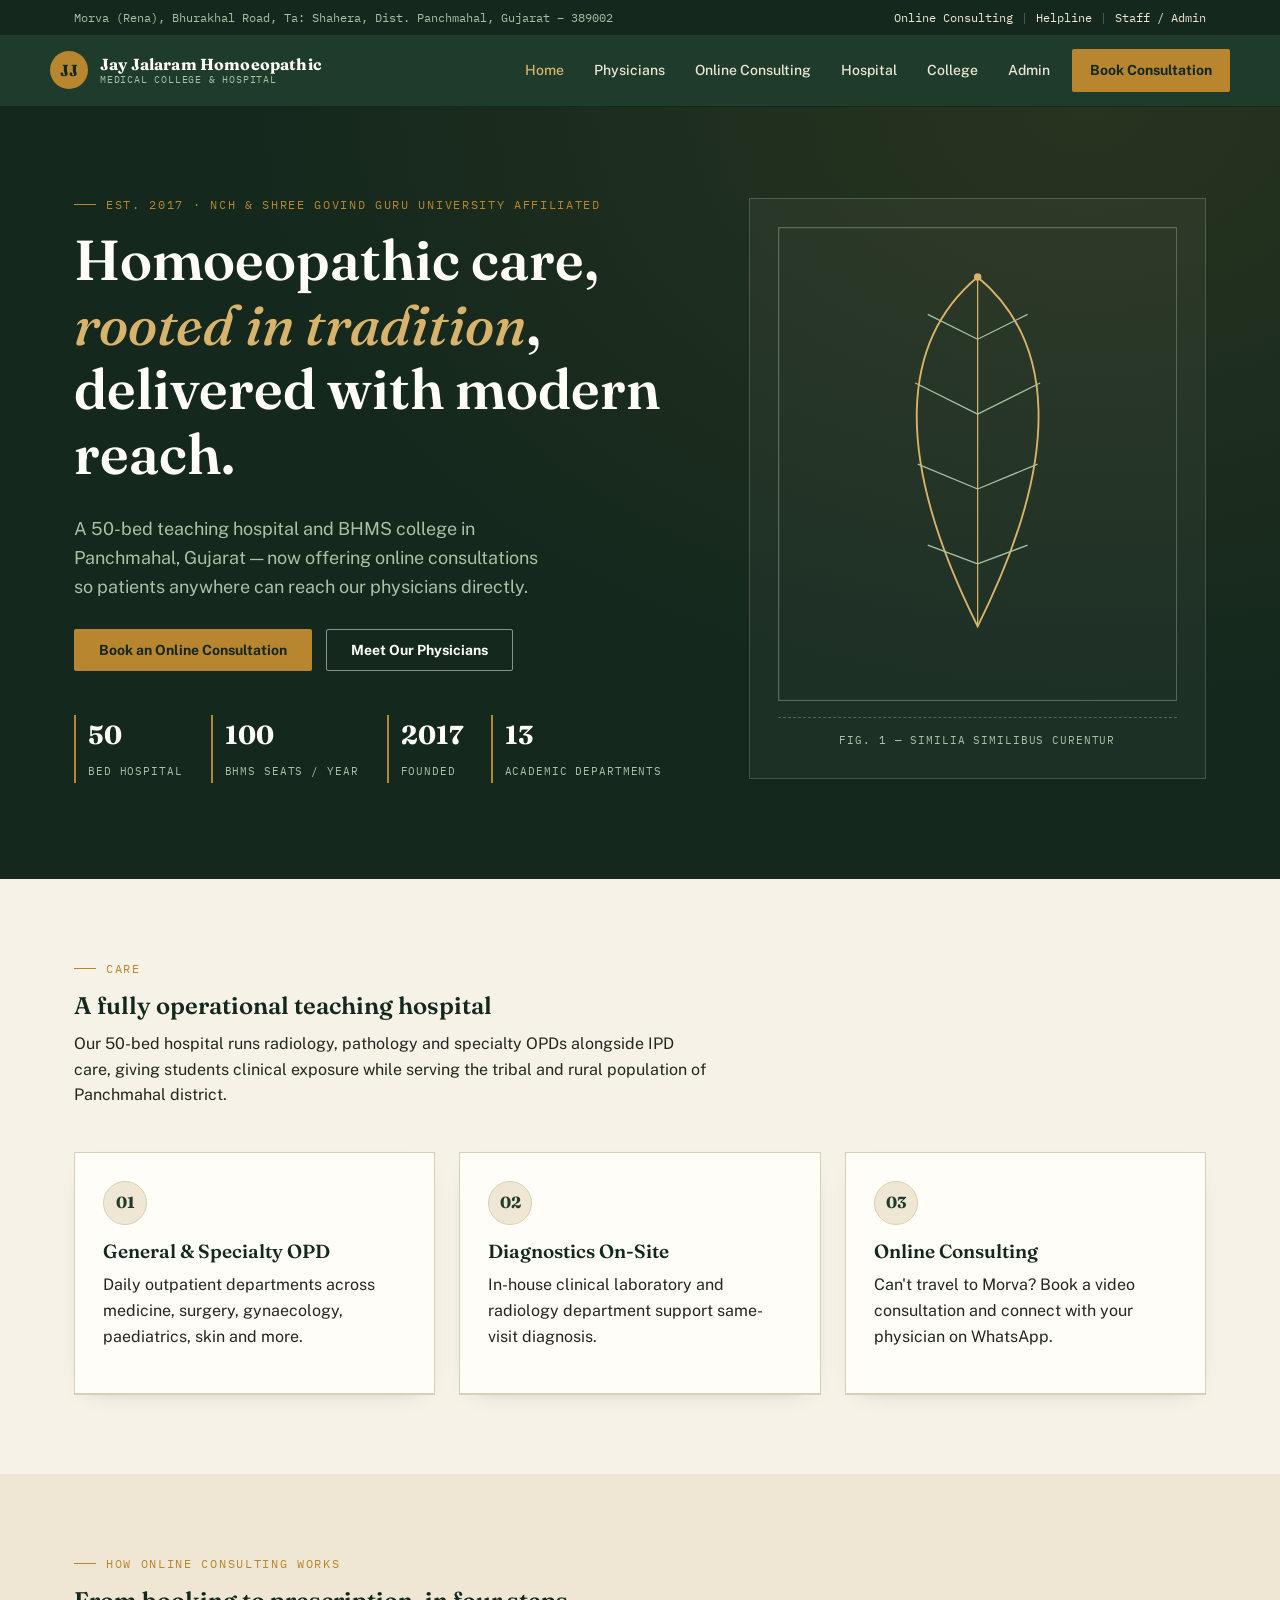
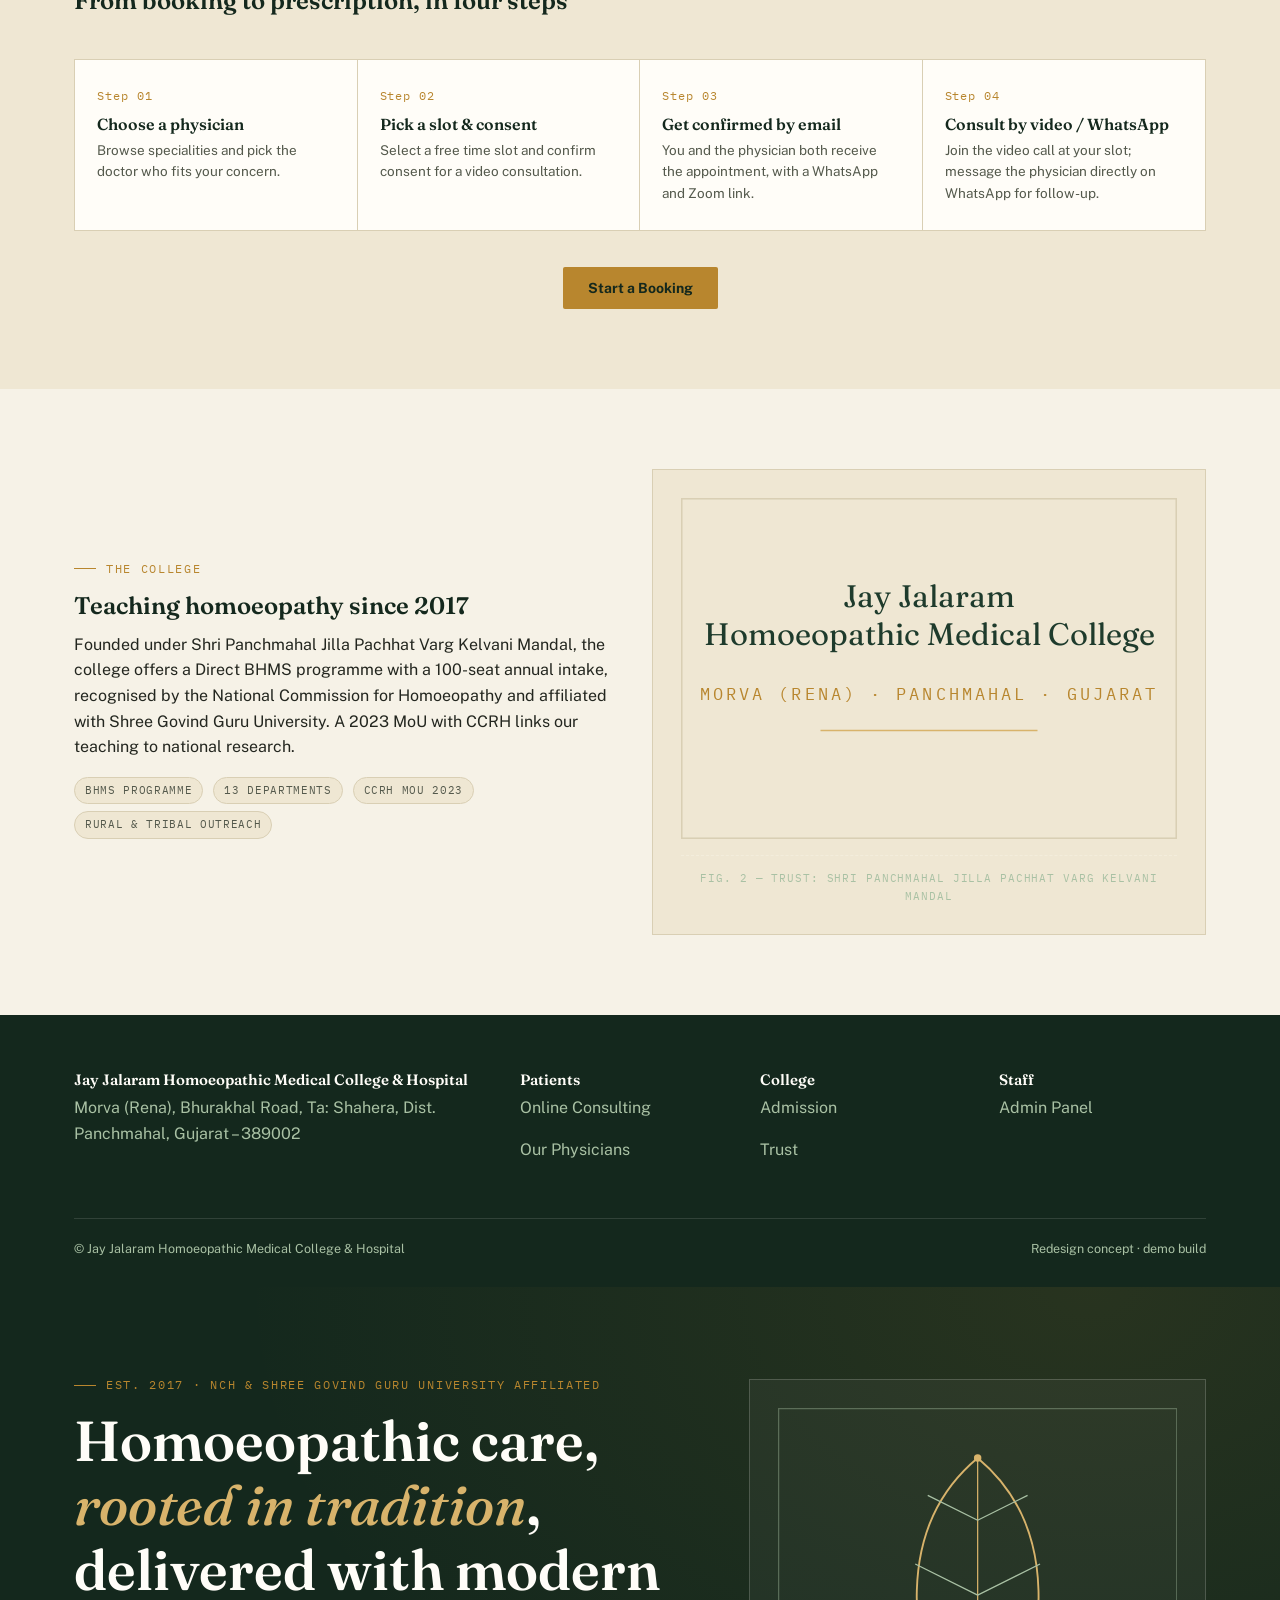
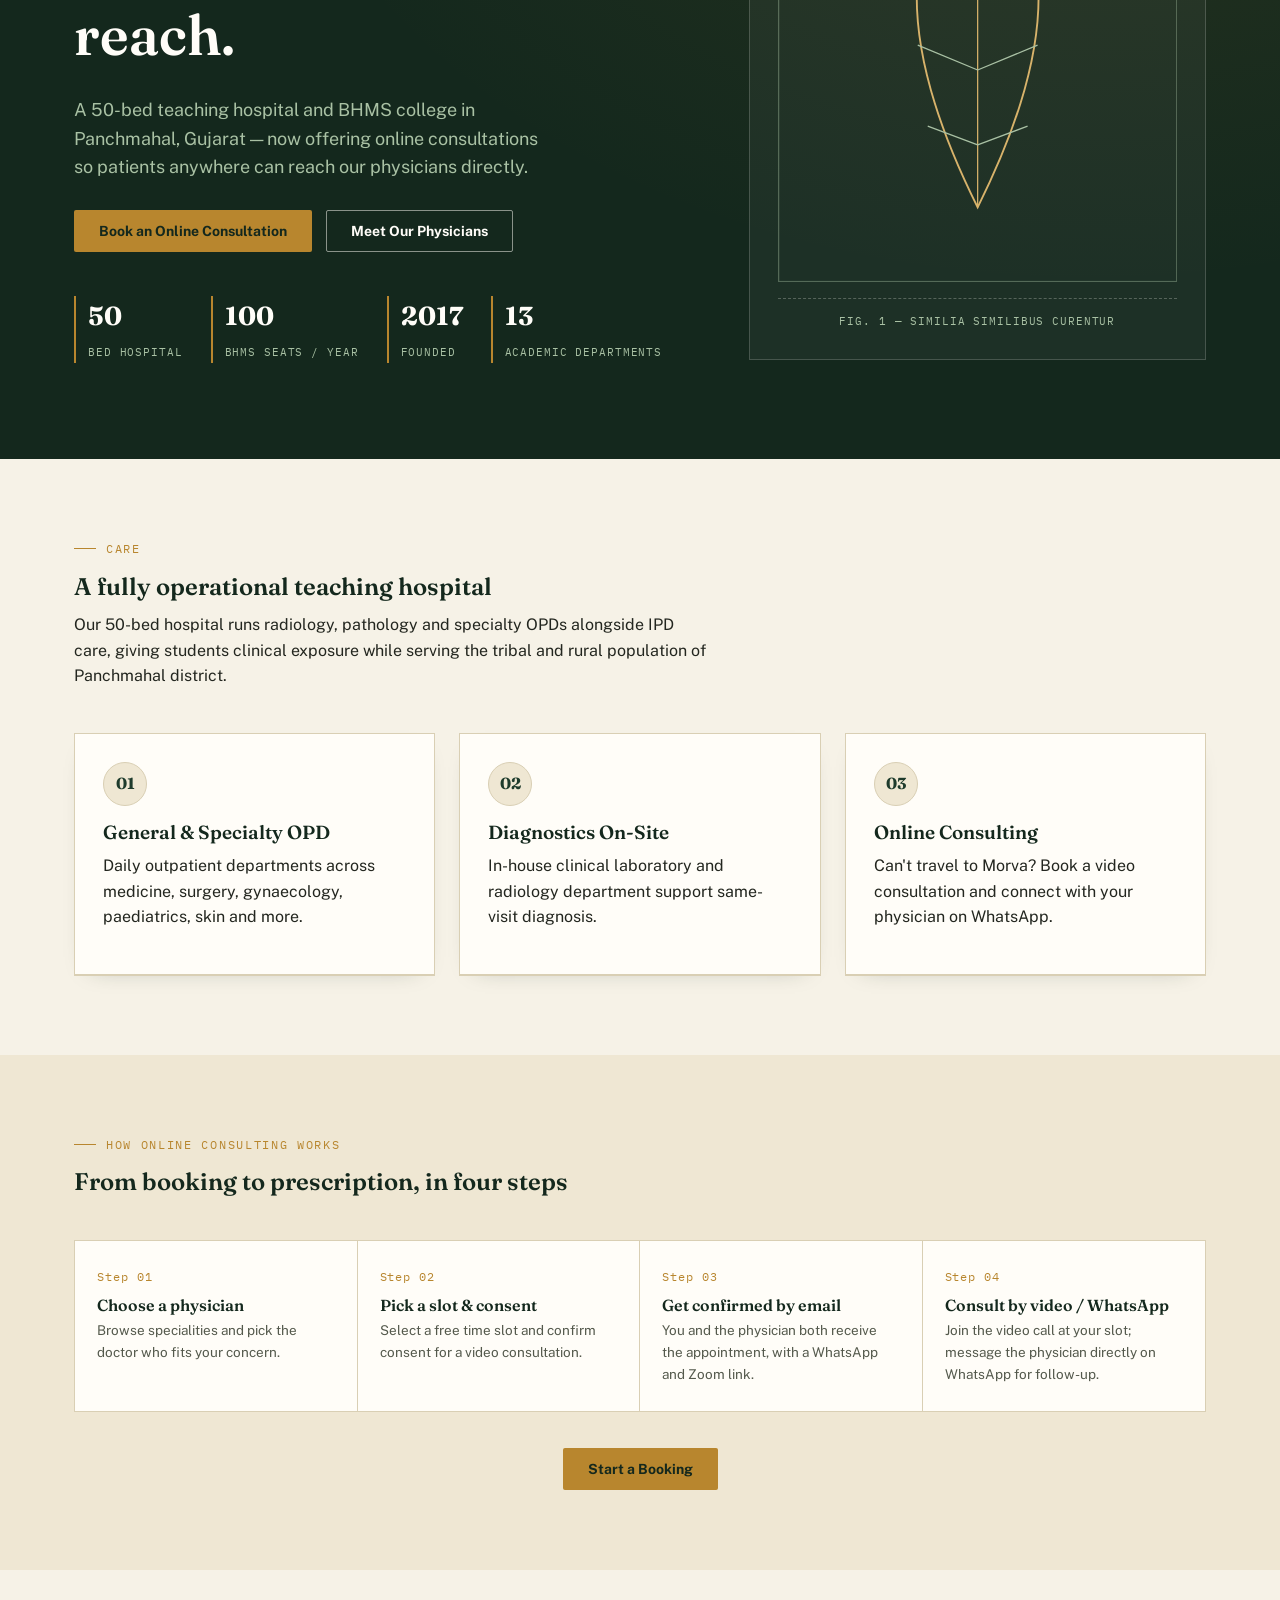
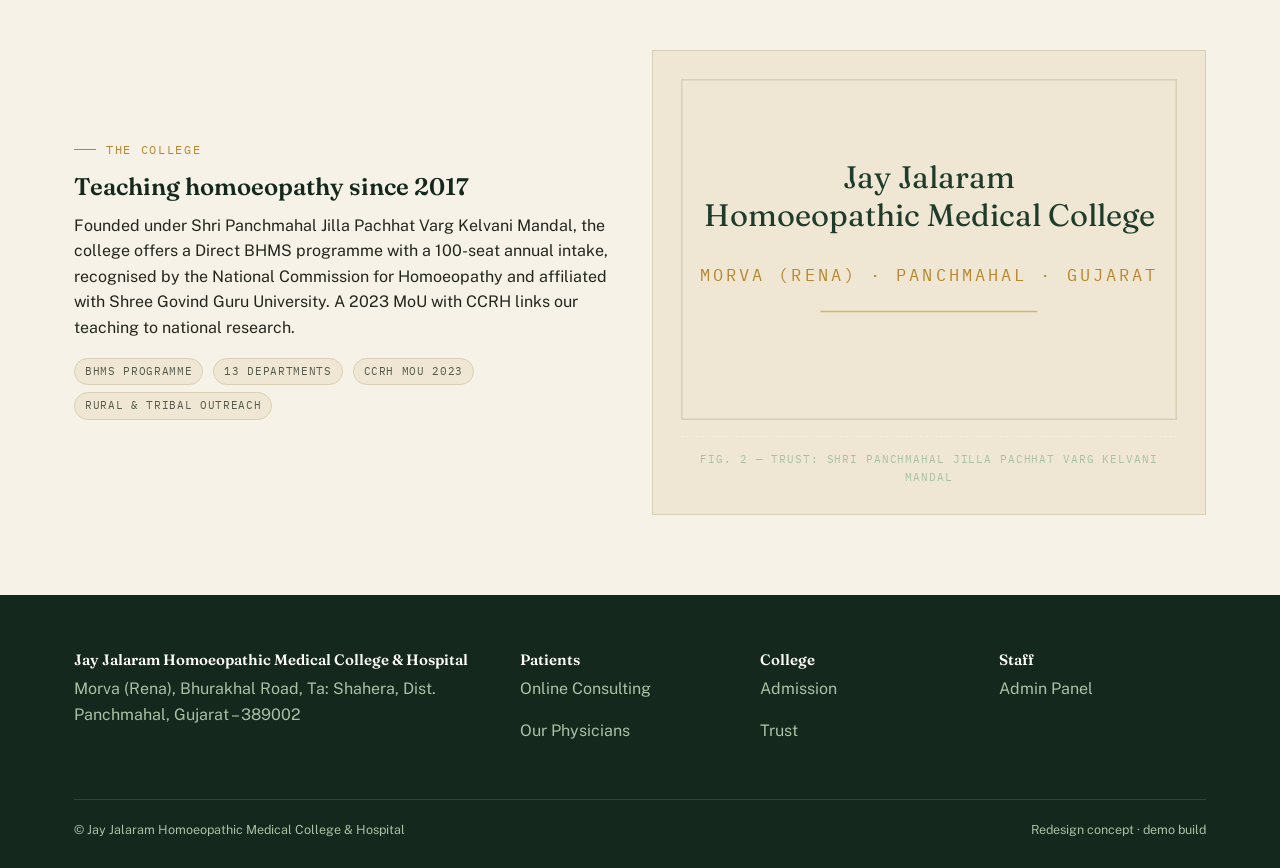
<file: index.html>
<!DOCTYPE html>
<html lang="en">
<head>
<meta charset="UTF-8">
<meta name="viewport" content="width=device-width, initial-scale=1">
<title>Jay Jalaram Homoeopathic Medical College & Hospital</title>
<link rel="stylesheet" href="css/style.css">
</head>
<body>

<div class="utility-bar">
  <div class="container">
    <div>Morva (Rena), Bhurakhal Road, Ta: Shahera, Dist. Panchmahal, Gujarat – 389002</div>
    <div><a href="consulting.html">Online Consulting</a><span class="sep">|</span><a href="tel:+910000000000">Helpline</a><span class="sep">|</span><a href="admin.html">Staff / Admin</a></div>
  </div>
</div>

<header class="site-header">
  <div class="container nav-row">
    <a href="index.html" class="brand">
      <span class="brand-mark">JJ</span>
      <span class="brand-text"><strong>Jay Jalaram Homoeopathic</strong><span>Medical College & Hospital</span></span>
    </a>
    <button class="nav-toggle" aria-label="Menu">&#9776;</button>
    <nav class="main-nav">
      <a href="index.html" class="current">Home</a>
      <a href="physicians.html">Physicians</a>
      <a href="consulting.html">Online Consulting</a>
      <a href="#hospital">Hospital</a>
      <a href="#college">College</a>
      <a href="admin.html">Admin</a>
      <a href="consulting.html" class="nav-cta">Book Consultation</a>
    </nav>
  </div>
</header>

<section class="hero">
  <div class="container">
    <div>
      <div class="eyebrow">Est. 2017 · NCH &amp; Shree Govind Guru University Affiliated</div>
      <h1>Homoeopathic care, <em>rooted in tradition</em>, delivered with modern reach.</h1>
      <p class="lead">A 50-bed teaching hospital and BHMS college in Panchmahal, Gujarat — now offering online consultations so patients anywhere can reach our physicians directly.</p>
      <div class="hero-actions">
        <a href="consulting.html" class="btn btn-primary">Book an Online Consultation</a>
        <a href="physicians.html" class="btn btn-outline-light">Meet Our Physicians</a>
      </div>
      <div class="hero-stats">
        <div><strong>50</strong><span>Bed Hospital</span></div>
        <div><strong>100</strong><span>BHMS Seats / Year</span></div>
        <div><strong>2017</strong><span>Founded</span></div>
        <div><strong>13</strong><span>Academic Departments</span></div>
      </div>
    </div>
    <div class="leaf-plate">
      <svg viewBox="0 0 320 380" fill="none" xmlns="http://www.w3.org/2000/svg">
        <rect x="0.5" y="0.5" width="319" height="379" stroke="#A9C1A4" stroke-opacity="0.4"/>
        <path d="M160 40 C 100 90, 90 180, 160 320 C 230 180, 220 90, 160 40 Z" stroke="#D8B36B" stroke-width="1.5"/>
        <path d="M160 40 L160 320" stroke="#D8B36B" stroke-width="1"/>
        <path d="M160 90 L120 70 M160 90 L200 70" stroke="#A9C1A4" stroke-width="1"/>
        <path d="M160 150 L110 125 M160 150 L210 125" stroke="#A9C1A4" stroke-width="1"/>
        <path d="M160 210 L112 190 M160 210 L208 190" stroke="#A9C1A4" stroke-width="1"/>
        <path d="M160 270 L120 255 M160 270 L200 255" stroke="#A9C1A4" stroke-width="1"/>
        <circle cx="160" cy="40" r="3" fill="#D8B36B"/>
      </svg>
      <div class="plate-caption">Fig. 1 — Similia Similibus Curentur</div>
    </div>
  </div>
</section>

<section id="hospital">
  <div class="container">
    <div class="section-head">
      <div class="eyebrow">Care</div>
      <h2>A fully operational teaching hospital</h2>
      <p>Our 50-bed hospital runs radiology, pathology and specialty OPDs alongside IPD care, giving students clinical exposure while serving the tribal and rural population of Panchmahal district.</p>
    </div>
    <div class="grid grid-3">
      <div class="card"><div class="icon">01</div><h3>General &amp; Specialty OPD</h3><p>Daily outpatient departments across medicine, surgery, gynaecology, paediatrics, skin and more.</p></div>
      <div class="card"><div class="icon">02</div><h3>Diagnostics On-Site</h3><p>In-house clinical laboratory and radiology department support same-visit diagnosis.</p></div>
      <div class="card"><div class="icon">03</div><h3>Online Consulting</h3><p>Can't travel to Morva? Book a video consultation and connect with your physician on WhatsApp.</p></div>
    </div>
  </div>
</section>

<section class="band-parchment-warm">
  <div class="container">
    <div class="section-head">
      <div class="eyebrow">How Online Consulting Works</div>
      <h2>From booking to prescription, in four steps</h2>
    </div>
    <div class="steps">
      <div class="step"><div class="num">Step 01</div><h4>Choose a physician</h4><p>Browse specialities and pick the doctor who fits your concern.</p></div>
      <div class="step"><div class="num">Step 02</div><h4>Pick a slot &amp; consent</h4><p>Select a free time slot and confirm consent for a video consultation.</p></div>
      <div class="step"><div class="num">Step 03</div><h4>Get confirmed by email</h4><p>You and the physician both receive the appointment, with a WhatsApp and Zoom link.</p></div>
      <div class="step"><div class="num">Step 04</div><h4>Consult by video / WhatsApp</h4><p>Join the video call at your slot; message the physician directly on WhatsApp for follow-up.</p></div>
    </div>
    <div style="text-align:center;margin-top:36px;">
      <a href="consulting.html" class="btn btn-primary">Start a Booking</a>
    </div>
  </div>
</section>

<section id="college">
  <div class="container">
    <div class="grid grid-2" style="align-items:center;">
      <div>
        <div class="eyebrow">The College</div>
        <h2>Teaching homoeopathy since 2017</h2>
        <p>Founded under Shri Panchmahal Jilla Pachhat Varg Kelvani Mandal, the college offers a Direct BHMS programme with a 100-seat annual intake, recognised by the National Commission for Homoeopathy and affiliated with Shree Govind Guru University. A 2023 MoU with CCRH links our teaching to national research.</p>
        <div>
          <span class="pill">BHMS Programme</span>
          <span class="pill">13 Departments</span>
          <span class="pill">CCRH MoU 2023</span>
          <span class="pill">Rural &amp; Tribal Outreach</span>
        </div>
      </div>
      <div class="leaf-plate" style="background:var(--parchment-warm);border-color:var(--rule);">
        <svg viewBox="0 0 320 220" xmlns="http://www.w3.org/2000/svg">
          <rect x="0.5" y="0.5" width="319" height="219" fill="none" stroke="#D9CFB4"/>
          <text x="160" y="70" text-anchor="middle" font-family="Fraunces, serif" font-size="20" fill="#1E3B2C">Jay Jalaram</text>
          <text x="160" y="95" text-anchor="middle" font-family="Fraunces, serif" font-size="20" fill="#1E3B2C">Homoeopathic Medical College</text>
          <text x="160" y="130" text-anchor="middle" font-family="IBM Plex Mono, monospace" font-size="11" letter-spacing="2" fill="#B8862E">MORVA (RENA) · PANCHMAHAL · GUJARAT</text>
          <line x1="90" y1="150" x2="230" y2="150" stroke="#D8B36B"/>
        </svg>
        <div class="plate-caption">Fig. 2 — Trust: Shri Panchmahal Jilla Pachhat Varg Kelvani Mandal</div>
      </div>
    </div>
  </div>
</section>

<footer class="site-footer">
  <div class="container">
    <div class="grid-4">
      <div>
        <h4>Jay Jalaram Homoeopathic Medical College &amp; Hospital</h4>
        <p>Morva (Rena), Bhurakhal Road, Ta: Shahera, Dist. Panchmahal, Gujarat – 389002</p>
      </div>
      <div>
        <h4>Patients</h4>
        <p><a href="consulting.html">Online Consulting</a></p>
        <p><a href="physicians.html">Our Physicians</a></p>
      </div>
      <div>
        <h4>College</h4>
        <p><a href="#college">Admission</a></p>
        <p><a href="#college">Trust</a></p>
      </div>
      <div>
        <h4>Staff</h4>
        <p><a href="admin.html">Admin Panel</a></p>
      </div>
    </div>
    <div class="foot-bottom">
      <span>&copy; Jay Jalaram Homoeopathic Medical College &amp; Hospital</span>
      <span>Redesign concept · demo build</span>
    </div>
  </div>
</footer>

<script src="js/app.js"></script>
</body>
</html>
<section class="hero">
  <div class="container">
    <div>
      <div class="eyebrow">Est. 2017 · NCH &amp; Shree Govind Guru University Affiliated</div>
      <h1>Homoeopathic care, <em>rooted in tradition</em>, delivered with modern reach.</h1>
      <p class="lead">A 50-bed teaching hospital and BHMS college in Panchmahal, Gujarat — now offering online consultations so patients anywhere can reach our physicians directly.</p>
      <div class="hero-actions">
        <a href="consulting.html" class="btn btn-primary">Book an Online Consultation</a>
        <a href="physicians.html" class="btn btn-outline-light">Meet Our Physicians</a>
      </div>
      <div class="hero-stats">
        <div><strong>50</strong><span>Bed Hospital</span></div>
        <div><strong>100</strong><span>BHMS Seats / Year</span></div>
        <div><strong>2017</strong><span>Founded</span></div>
        <div><strong>13</strong><span>Academic Departments</span></div>
      </div>
    </div>
    <div class="leaf-plate">
      <svg viewBox="0 0 320 380" fill="none" xmlns="http://www.w3.org/2000/svg">
        <rect x="0.5" y="0.5" width="319" height="379" stroke="#A9C1A4" stroke-opacity="0.4"/>
        <path d="M160 40 C 100 90, 90 180, 160 320 C 230 180, 220 90, 160 40 Z" stroke="#D8B36B" stroke-width="1.5"/>
        <path d="M160 40 L160 320" stroke="#D8B36B" stroke-width="1"/>
        <path d="M160 90 L120 70 M160 90 L200 70" stroke="#A9C1A4" stroke-width="1"/>
        <path d="M160 150 L110 125 M160 150 L210 125" stroke="#A9C1A4" stroke-width="1"/>
        <path d="M160 210 L112 190 M160 210 L208 190" stroke="#A9C1A4" stroke-width="1"/>
        <path d="M160 270 L120 255 M160 270 L200 255" stroke="#A9C1A4" stroke-width="1"/>
        <circle cx="160" cy="40" r="3" fill="#D8B36B"/>
      </svg>
      <div class="plate-caption">Fig. 1 — Similia Similibus Curentur</div>
    </div>
  </div>
</section>

<section id="hospital">
  <div class="container">
    <div class="section-head">
      <div class="eyebrow">Care</div>
      <h2>A fully operational teaching hospital</h2>
      <p>Our 50-bed hospital runs radiology, pathology and specialty OPDs alongside IPD care, giving students clinical exposure while serving the tribal and rural population of Panchmahal district.</p>
    </div>
    <div class="grid grid-3">
      <div class="card"><div class="icon">01</div><h3>General &amp; Specialty OPD</h3><p>Daily outpatient departments across medicine, surgery, gynaecology, paediatrics, skin and more.</p></div>
      <div class="card"><div class="icon">02</div><h3>Diagnostics On-Site</h3><p>In-house clinical laboratory and radiology department support same-visit diagnosis.</p></div>
      <div class="card"><div class="icon">03</div><h3>Online Consulting</h3><p>Can't travel to Morva? Book a video consultation and connect with your physician on WhatsApp.</p></div>
    </div>
  </div>
</section>

<section class="band-parchment-warm">
  <div class="container">
    <div class="section-head">
      <div class="eyebrow">How Online Consulting Works</div>
      <h2>From booking to prescription, in four steps</h2>
    </div>
    <div class="steps">
      <div class="step"><div class="num">Step 01</div><h4>Choose a physician</h4><p>Browse specialities and pick the doctor who fits your concern.</p></div>
      <div class="step"><div class="num">Step 02</div><h4>Pick a slot &amp; consent</h4><p>Select a free time slot and confirm consent for a video consultation.</p></div>
      <div class="step"><div class="num">Step 03</div><h4>Get confirmed by email</h4><p>You and the physician both receive the appointment, with a WhatsApp and Zoom link.</p></div>
      <div class="step"><div class="num">Step 04</div><h4>Consult by video / WhatsApp</h4><p>Join the video call at your slot; message the physician directly on WhatsApp for follow-up.</p></div>
    </div>
    <div style="text-align:center;margin-top:36px;">
      <a href="consulting.html" class="btn btn-primary">Start a Booking</a>
    </div>
  </div>
</section>

<section id="college">
  <div class="container">
    <div class="grid grid-2" style="align-items:center;">
      <div>
        <div class="eyebrow">The College</div>
        <h2>Teaching homoeopathy since 2017</h2>
        <p>Founded under Shri Panchmahal Jilla Pachhat Varg Kelvani Mandal, the college offers a Direct BHMS programme with a 100-seat annual intake, recognised by the National Commission for Homoeopathy and affiliated with Shree Govind Guru University. A 2023 MoU with CCRH links our teaching to national research.</p>
        <div>
          <span class="pill">BHMS Programme</span>
          <span class="pill">13 Departments</span>
          <span class="pill">CCRH MoU 2023</span>
          <span class="pill">Rural &amp; Tribal Outreach</span>
        </div>
      </div>
      <div class="leaf-plate" style="background:var(--parchment-warm);border-color:var(--rule);">
        <svg viewBox="0 0 320 220" xmlns="http://www.w3.org/2000/svg">
          <rect x="0.5" y="0.5" width="319" height="219" fill="none" stroke="#D9CFB4"/>
          <text x="160" y="70" text-anchor="middle" font-family="Fraunces, serif" font-size="20" fill="#1E3B2C">Jay Jalaram</text>
          <text x="160" y="95" text-anchor="middle" font-family="Fraunces, serif" font-size="20" fill="#1E3B2C">Homoeopathic Medical College</text>
          <text x="160" y="130" text-anchor="middle" font-family="IBM Plex Mono, monospace" font-size="11" letter-spacing="2" fill="#B8862E">MORVA (RENA) · PANCHMAHAL · GUJARAT</text>
          <line x1="90" y1="150" x2="230" y2="150" stroke="#D8B36B"/>
        </svg>
        <div class="plate-caption">Fig. 2 — Trust: Shri Panchmahal Jilla Pachhat Varg Kelvani Mandal</div>
      </div>
    </div>
  </div>
</section>

<footer class="site-footer">
  <div class="container">
    <div class="grid-4">
      <div>
        <h4>Jay Jalaram Homoeopathic Medical College &amp; Hospital</h4>
        <p>Morva (Rena), Bhurakhal Road, Ta: Shahera, Dist. Panchmahal, Gujarat – 389002</p>
      </div>
      <div>
        <h4>Patients</h4>
        <p><a href="consulting.html">Online Consulting</a></p>
        <p><a href="physicians.html">Our Physicians</a></p>
      </div>
      <div>
        <h4>College</h4>
        <p><a href="#college">Admission</a></p>
        <p><a href="#college">Trust</a></p>
      </div>
      <div>
        <h4>Staff</h4>
        <p><a href="admin.html">Admin Panel</a></p>
      </div>
    </div>
    <div class="foot-bottom">
      <span>&copy; Jay Jalaram Homoeopathic Medical College &amp; Hospital</span>
      <span>Redesign concept · demo build</span>
    </div>
  </div>
</footer>

<script src="js/app.js"></script>
</body>
</html>
</file>
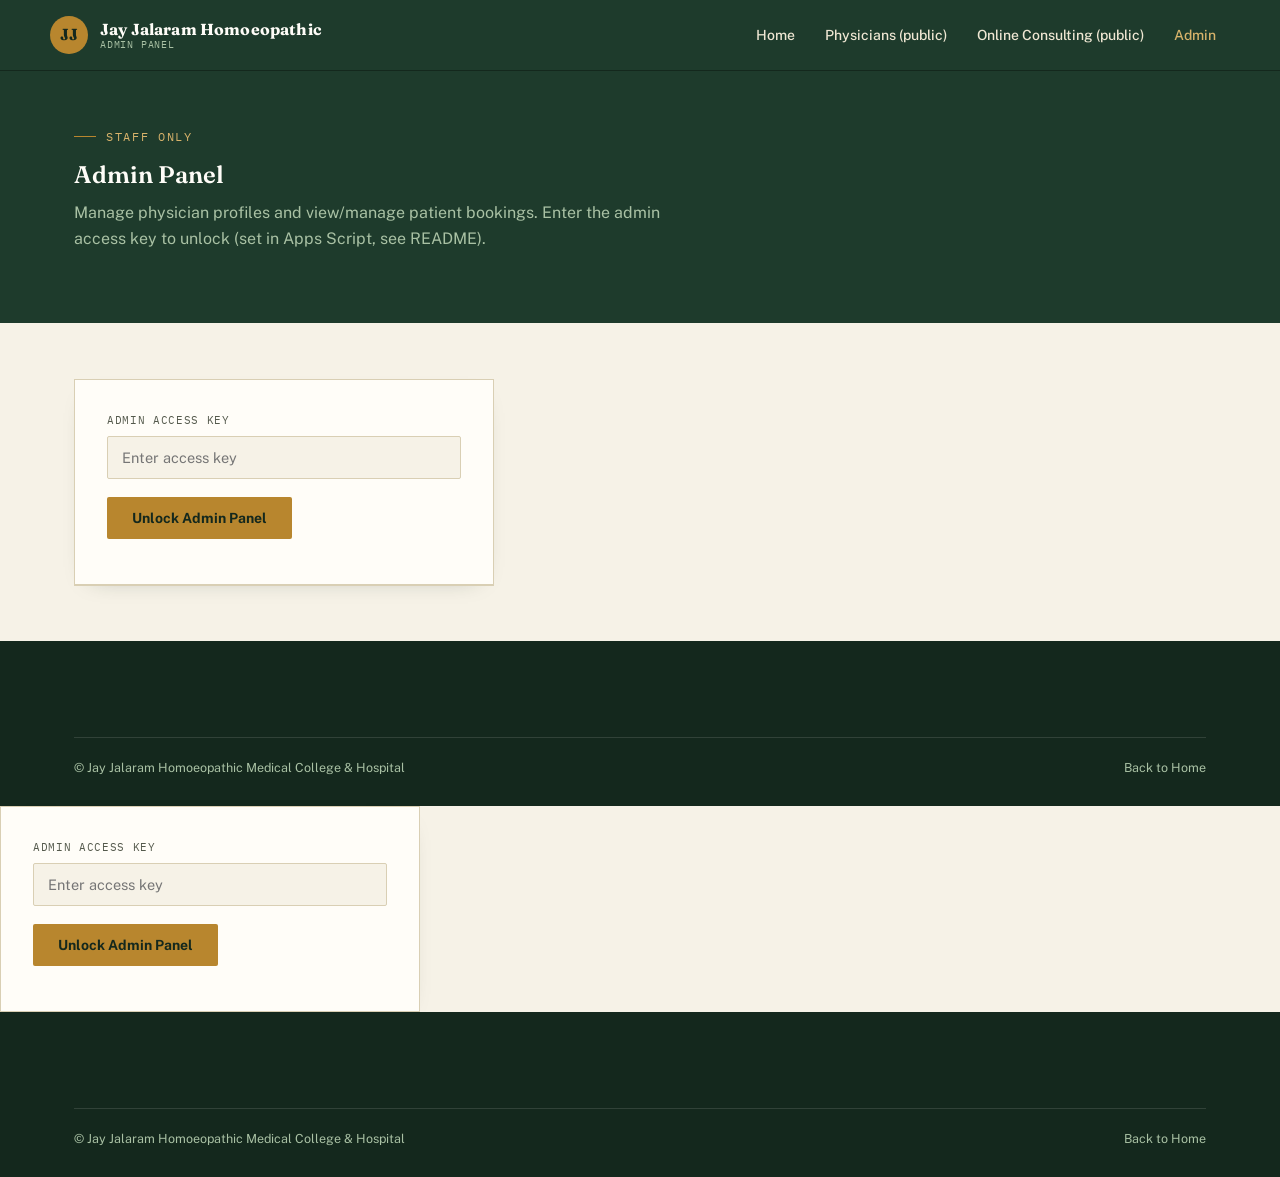
<file: admin.html>
<!DOCTYPE html>
<html lang="en">
<head>
<meta charset="UTF-8">
<meta name="viewport" content="width=device-width, initial-scale=1">
<title>Admin Panel — JJHMC</title>
<link rel="stylesheet" href="css/style.css">
</head>
<body>

<header class="site-header">
  <div class="container nav-row">
    <a href="index.html" class="brand">
      <span class="brand-mark">JJ</span>
      <span class="brand-text"><strong>Jay Jalaram Homoeopathic</strong><span>Admin Panel</span></span>
    </a>
    <button class="nav-toggle" aria-label="Menu">&#9776;</button>
    <nav class="main-nav">
      <a href="index.html">Home</a>
      <a href="physicians.html">Physicians (public)</a>
      <a href="consulting.html">Online Consulting (public)</a>
      <a href="admin.html" class="current">Admin</a>
    </nav>
  </div>
</header>

<section class="tight band-pine">
  <div class="container">
    <div class="eyebrow">Staff Only</div>
    <h2>Admin Panel</h2>
    <p style="color:var(--sage-light);max-width:60ch;">Manage physician profiles and view/manage patient bookings. Enter the admin access key to unlock (set in Apps Script, see README).</p>
  </div>
</section>

<section class="tight">
  <div class="container">
    <div class="form-panel" style="max-width:420px;">
      <div class="form-row">
        <label for="accessKey">Admin Access Key</label>
        <input type="password" id="accessKey" placeholder="Enter access key">
      </div>
      <button class="btn btn-primary" id="unlockBtn">Unlock Admin Panel</button>
      <p id="lockStatus" style="font-size:13px;color:var(--ink-soft);margin-top:10px;"></p>
    </div>
  </div>
</section>

<section id="admin-body" class="tight" style="display:none;">
  <div class="container">

    <div class="eyebrow">Physicians</div>
    <h3>Manage Physician Portfolios</h3>
    <div class="grid" style="grid-template-columns:1fr 1fr;gap:32px;align-items:flex-start;">
      <div class="form-panel">
        <h4 style="margin-top:0;">Add / Edit Physician</h4>
        <input type="hidden" id="editId">
        <div class="form-grid-2">
          <div class="form-row"><label>Full Name</label><input type="text" id="fName" placeholder="Dr. First Last"></div>
          <div class="form-row"><label>Speciality</label><input type="text" id="fSpecialty" placeholder="e.g. Paediatrics"></div>
        </div>
        <div class="form-row"><label>Short Bio</label><textarea id="fBio" rows="2"></textarea></div>
        <div class="form-grid-2">
          <div class="form-row"><label>WhatsApp Number (with country code, no +)</label><input type="text" id="fWhatsapp" placeholder="9198XXXXXXXX"></div>
          <div class="form-row"><label>Email</label><input type="email" id="fEmail"></div>
        </div>
        <div class="form-row"><label>Personal Zoom Meeting Link</label><input type="url" id="fZoom" placeholder="https://zoom.us/j/..."></div>
        <div class="form-row"><label>Available Slots (comma-separated)</label><input type="text" id="fSlots" placeholder="10:00 AM, 10:30 AM, 4:00 PM"></div>
        <button class="btn btn-primary" id="saveDoctor">Save Physician</button>
        <button class="btn btn-outline" id="resetForm" type="button">Clear Form</button>
        <div id="doctorStatus" class="status-msg"></div>
      </div>

      <div>
        <div id="doctor-admin-list"></div>
      </div>
    </div>

    <hr style="border:none;border-top:1px solid var(--rule);margin:56px 0;">

    <div class="eyebrow">Bookings</div>
    <h3>Patient Bookings</h3>
    <div style="overflow-x:auto;">
      <table class="data-table" id="bookingsTable">
        <thead>
          <tr><th>Date</th><th>Slot</th><th>Patient</th><th>Contact</th><th>Physician</th><th>Consent</th><th>Status</th></tr>
        </thead>
        <tbody><tr><td colspan="7">Loading…</td></tr></tbody>
      </table>
    </div>
  </div>
</section>

<footer class="site-footer">
  <div class="container">
    <div class="foot-bottom">
      <span>&copy; Jay Jalaram Homoeopathic Medical College &amp; Hospital</span>
      <span><a href="index.html">Back to Home</a></span>
    </div>
  </div>
</footer>

<script src="js/app.js"></script>
<script>
let ADMIN_KEY = '';
let physicians = [];

document.getElementById('unlockBtn').addEventListener('click', async () => {
  ADMIN_KEY = document.getElementById('accessKey').value.trim();
  document.getElementById('lockStatus').textContent = 'Checking…';
  const res = await JJHMC.callBackend('adminUnlock', { key: ADMIN_KEY });
  if (JJHMC.DEMO_MODE || (res && res.ok)) {
    document.getElementById('admin-body').style.display = 'block';
    document.getElementById('lockStatus').textContent = JJHMC.DEMO_MODE
      ? 'Demo mode — backend not connected yet, showing sample data.'
      : 'Unlocked.';
    loadDoctors();
    loadBookings();
  } else {
    document.getElementById('lockStatus').textContent = 'Incorrect access key.';
  }
});

async function loadDoctors(){
  const res = await JJHMC.callBackend('listPhysicians', {});
  physicians = (res && res.physicians) || JJHMC.SAMPLE_PHYSICIANS;
  const list = document.getElementById('doctor-admin-list');
  list.innerHTML = physicians.map(p => `
    <div class="card" style="margin-bottom:14px;padding:18px;">
      <strong>${p.name}</strong> — <span style="color:var(--gold);font-family:var(--mono);font-size:12px;">${p.specialty}</span>
      <p style="font-size:13px;margin:8px 0;">${p.bio}</p>
      <button class="btn btn-outline btn-sm" onclick='editDoctor("${p.id}")'>Edit</button>
    </div>
  `).join('');
}

function editDoctor(id){
  const p = physicians.find(x=>x.id===id);
  if (!p) return;
  document.getElementById('editId').value = p.id;
  document.getElementById('fName').value = p.name;
  document.getElementById('fSpecialty').value = p.specialty;
  document.getElementById('fBio').value = p.bio;
  document.getElementById('fWhatsapp').value = p.whatsapp;
  document.getElementById('fEmail').value = p.email;
  document.getElementById('fZoom').value = p.zoom;
  document.getElementById('fSlots').value = p.slots.join(', ');
  window.scrollTo({top:0, behavior:'smooth'});
}

document.getElementById('resetForm').addEventListener('click', () => {
  ['editId','fName','fSpecialty','fBio','fWhatsapp','fEmail','fZoom','fSlots'].forEach(id => document.getElementById(id).value = '');
});

document.getElementById('saveDoctor').addEventListener('click', async () => {
  const payload = {
    key: ADMIN_KEY,
    id: document.getElementById('editId').value || undefined,
    name: document.getElementById('fName').value.trim(),
    specialty: document.getElementById('fSpecialty').value.trim(),
    bio: document.getElementById('fBio').value.trim(),
    whatsapp: document.getElementById('fWhatsapp').value.trim(),
    email: document.getElementById('fEmail').value.trim(),
    zoom: document.getElementById('fZoom').value.trim(),
    slots: document.getElementById('fSlots').value.split(',').map(s=>s.trim()).filter(Boolean)
  };
  const box = document.getElementById('doctorStatus');
  if (!payload.name || !payload.specialty || !payload.whatsapp) {
    box.textContent = 'Name, speciality and WhatsApp number are required.';
    box.className = 'status-msg show error';
    return;
  }
  const res = await JJHMC.callBackend('upsertPhysician', payload);
  box.className = 'status-msg show';
  box.textContent = (res && res.ok) ? 'Saved.' + (JJHMC.DEMO_MODE ? ' (demo mode — connect backend to persist)' : '') : 'Could not save — check connection.';
  if (!JJHMC.DEMO_MODE) loadDoctors();
});

async function loadBookings(){
  const res = await JJHMC.callBackend('listBookings', { key: ADMIN_KEY });
  const tbody = document.querySelector('#bookingsTable tbody');
  const bookings = (res && res.bookings) || SAMPLE_BOOKINGS;
  if (!bookings.length){ tbody.innerHTML = '<tr><td colspan="7">No bookings yet.</td></tr>'; return; }
  tbody.innerHTML = bookings.map(b => `
    <tr>
      <td>${b.date}</td><td>${b.slot}</td>
      <td>${b.patientName}</td>
      <td>${b.patientPhone}<br><small>${b.patientEmail}</small></td>
      <td>${b.physicianName}</td>
      <td>${b.consent ? '✓ Given' : '—'}</td>
      <td><span class="tag ${b.status||'confirmed'}">${b.status||'confirmed'}</span></td>
    </tr>
  `).join('');
}

// Sample rows shown only in demo mode, so the table isn't empty before setup.
const SAMPLE_BOOKINGS = [
  { date:'2026-08-10', slot:'10:00 AM', patientName:'Meera Rathva', patientPhone:'+91 98XXXXXX21', patientEmail:'meera@example.com', physicianName:'Dr. Aakash Mehta', consent:true, status:'confirmed' },
  { date:'2026-08-11', slot:'11:30 AM', patientName:'Kiran Baria', patientPhone:'+91 98XXXXXX45', patientEmail:'kiran@example.com', physicianName:'Dr. Priya Solanki', consent:true, status:'pending' }
];
</script>
</body>
</html>
    <div class="form-panel" style="max-width:420px;">
      <div class="form-row">
        <label for="accessKey">Admin Access Key</label>
        <input type="password" id="accessKey" placeholder="Enter access key">
      </div>
      <button class="btn btn-primary" id="unlockBtn">Unlock Admin Panel</button>
      <p id="lockStatus" style="font-size:13px;color:var(--ink-soft);margin-top:10px;"></p>
    </div>
  </div>
</section>

<section id="admin-body" class="tight" style="display:none;">
  <div class="container">

    <div class="eyebrow">Physicians</div>
    <h3>Manage Physician Portfolios</h3>
    <div class="grid" style="grid-template-columns:1fr 1fr;gap:32px;align-items:flex-start;">
      <div class="form-panel">
        <h4 style="margin-top:0;">Add / Edit Physician</h4>
        <input type="hidden" id="editId">
        <div class="form-grid-2">
          <div class="form-row"><label>Full Name</label><input type="text" id="fName" placeholder="Dr. First Last"></div>
          <div class="form-row"><label>Speciality</label><input type="text" id="fSpecialty" placeholder="e.g. Paediatrics"></div>
        </div>
        <div class="form-row"><label>Short Bio</label><textarea id="fBio" rows="2"></textarea></div>
        <div class="form-grid-2">
          <div class="form-row"><label>WhatsApp Number (with country code, no +)</label><input type="text" id="fWhatsapp" placeholder="9198XXXXXXXX"></div>
          <div class="form-row"><label>Email</label><input type="email" id="fEmail"></div>
        </div>
        <div class="form-row"><label>Personal Zoom Meeting Link</label><input type="url" id="fZoom" placeholder="https://zoom.us/j/..."></div>
        <div class="form-row"><label>Available Slots (comma-separated)</label><input type="text" id="fSlots" placeholder="10:00 AM, 10:30 AM, 4:00 PM"></div>
        <button class="btn btn-primary" id="saveDoctor">Save Physician</button>
        <button class="btn btn-outline" id="resetForm" type="button">Clear Form</button>
        <div id="doctorStatus" class="status-msg"></div>
      </div>

      <div>
        <div id="doctor-admin-list"></div>
      </div>
    </div>

    <hr style="border:none;border-top:1px solid var(--rule);margin:56px 0;">

    <div class="eyebrow">Bookings</div>
    <h3>Patient Bookings</h3>
    <div style="overflow-x:auto;">
      <table class="data-table" id="bookingsTable">
        <thead>
          <tr><th>Date</th><th>Slot</th><th>Patient</th><th>Contact</th><th>Physician</th><th>Consent</th><th>Status</th></tr>
        </thead>
        <tbody><tr><td colspan="7">Loading…</td></tr></tbody>
      </table>
    </div>
  </div>
</section>

<footer class="site-footer">
  <div class="container">
    <div class="foot-bottom">
      <span>&copy; Jay Jalaram Homoeopathic Medical College &amp; Hospital</span>
      <span><a href="index.html">Back to Home</a></span>
    </div>
  </div>
</footer>

<script src="js/app.js"></script>
<script>
let ADMIN_KEY = '';
let physicians = [];

document.getElementById('unlockBtn').addEventListener('click', async () => {
  ADMIN_KEY = document.getElementById('accessKey').value.trim();
  document.getElementById('lockStatus').textContent = 'Checking…';
  const res = await JJHMC.callBackend('adminUnlock', { key: ADMIN_KEY });
  if (JJHMC.DEMO_MODE || (res && res.ok)) {
    document.getElementById('admin-body').style.display = 'block';
    document.getElementById('lockStatus').textContent = JJHMC.DEMO_MODE
      ? 'Demo mode — backend not connected yet, showing sample data.'
      : 'Unlocked.';
    loadDoctors();
    loadBookings();
  } else {
    document.getElementById('lockStatus').textContent = 'Incorrect access key.';
  }
});

async function loadDoctors(){
  const res = await JJHMC.callBackend('listPhysicians', {});
  physicians = (res && res.physicians) || JJHMC.SAMPLE_PHYSICIANS;
  const list = document.getElementById('doctor-admin-list');
  list.innerHTML = physicians.map(p => `
    <div class="card" style="margin-bottom:14px;padding:18px;">
      <strong>${p.name}</strong> — <span style="color:var(--gold);font-family:var(--mono);font-size:12px;">${p.specialty}</span>
      <p style="font-size:13px;margin:8px 0;">${p.bio}</p>
      <button class="btn btn-outline btn-sm" onclick='editDoctor("${p.id}")'>Edit</button>
    </div>
  `).join('');
}

function editDoctor(id){
  const p = physicians.find(x=>x.id===id);
  if (!p) return;
  document.getElementById('editId').value = p.id;
  document.getElementById('fName').value = p.name;
  document.getElementById('fSpecialty').value = p.specialty;
  document.getElementById('fBio').value = p.bio;
  document.getElementById('fWhatsapp').value = p.whatsapp;
  document.getElementById('fEmail').value = p.email;
  document.getElementById('fZoom').value = p.zoom;
  document.getElementById('fSlots').value = p.slots.join(', ');
  window.scrollTo({top:0, behavior:'smooth'});
}

document.getElementById('resetForm').addEventListener('click', () => {
  ['editId','fName','fSpecialty','fBio','fWhatsapp','fEmail','fZoom','fSlots'].forEach(id => document.getElementById(id).value = '');
});

document.getElementById('saveDoctor').addEventListener('click', async () => {
  const payload = {
    key: ADMIN_KEY,
    id: document.getElementById('editId').value || undefined,
    name: document.getElementById('fName').value.trim(),
    specialty: document.getElementById('fSpecialty').value.trim(),
    bio: document.getElementById('fBio').value.trim(),
    whatsapp: document.getElementById('fWhatsapp').value.trim(),
    email: document.getElementById('fEmail').value.trim(),
    zoom: document.getElementById('fZoom').value.trim(),
    slots: document.getElementById('fSlots').value.split(',').map(s=>s.trim()).filter(Boolean)
  };
  const box = document.getElementById('doctorStatus');
  if (!payload.name || !payload.specialty || !payload.whatsapp) {
    box.textContent = 'Name, speciality and WhatsApp number are required.';
    box.className = 'status-msg show error';
    return;
  }
  const res = await JJHMC.callBackend('upsertPhysician', payload);
  box.className = 'status-msg show';
  box.textContent = (res && res.ok) ? 'Saved.' + (JJHMC.DEMO_MODE ? ' (demo mode — connect backend to persist)' : '') : 'Could not save — check connection.';
  if (!JJHMC.DEMO_MODE) loadDoctors();
});

async function loadBookings(){
  const res = await JJHMC.callBackend('listBookings', { key: ADMIN_KEY });
  const tbody = document.querySelector('#bookingsTable tbody');
  const bookings = (res && res.bookings) || SAMPLE_BOOKINGS;
  if (!bookings.length){ tbody.innerHTML = '<tr><td colspan="7">No bookings yet.</td></tr>'; return; }
  tbody.innerHTML = bookings.map(b => `
    <tr>
      <td>${b.date}</td><td>${b.slot}</td>
      <td>${b.patientName}</td>
      <td>${b.patientPhone}<br><small>${b.patientEmail}</small></td>
      <td>${b.physicianName}</td>
      <td>${b.consent ? '✓ Given' : '—'}</td>
      <td><span class="tag ${b.status||'confirmed'}">${b.status||'confirmed'}</span></td>
    </tr>
  `).join('');
}

// Sample rows shown only in demo mode, so the table isn't empty before setup.
const SAMPLE_BOOKINGS = [
  { date:'2026-08-10', slot:'10:00 AM', patientName:'Meera Rathva', patientPhone:'+91 98XXXXXX21', patientEmail:'meera@example.com', physicianName:'Dr. Aakash Mehta', consent:true, status:'confirmed' },
  { date:'2026-08-11', slot:'11:30 AM', patientName:'Kiran Baria', patientPhone:'+91 98XXXXXX45', patientEmail:'kiran@example.com', physicianName:'Dr. Priya Solanki', consent:true, status:'pending' }
];
</script>
</body>
</html>
</file>
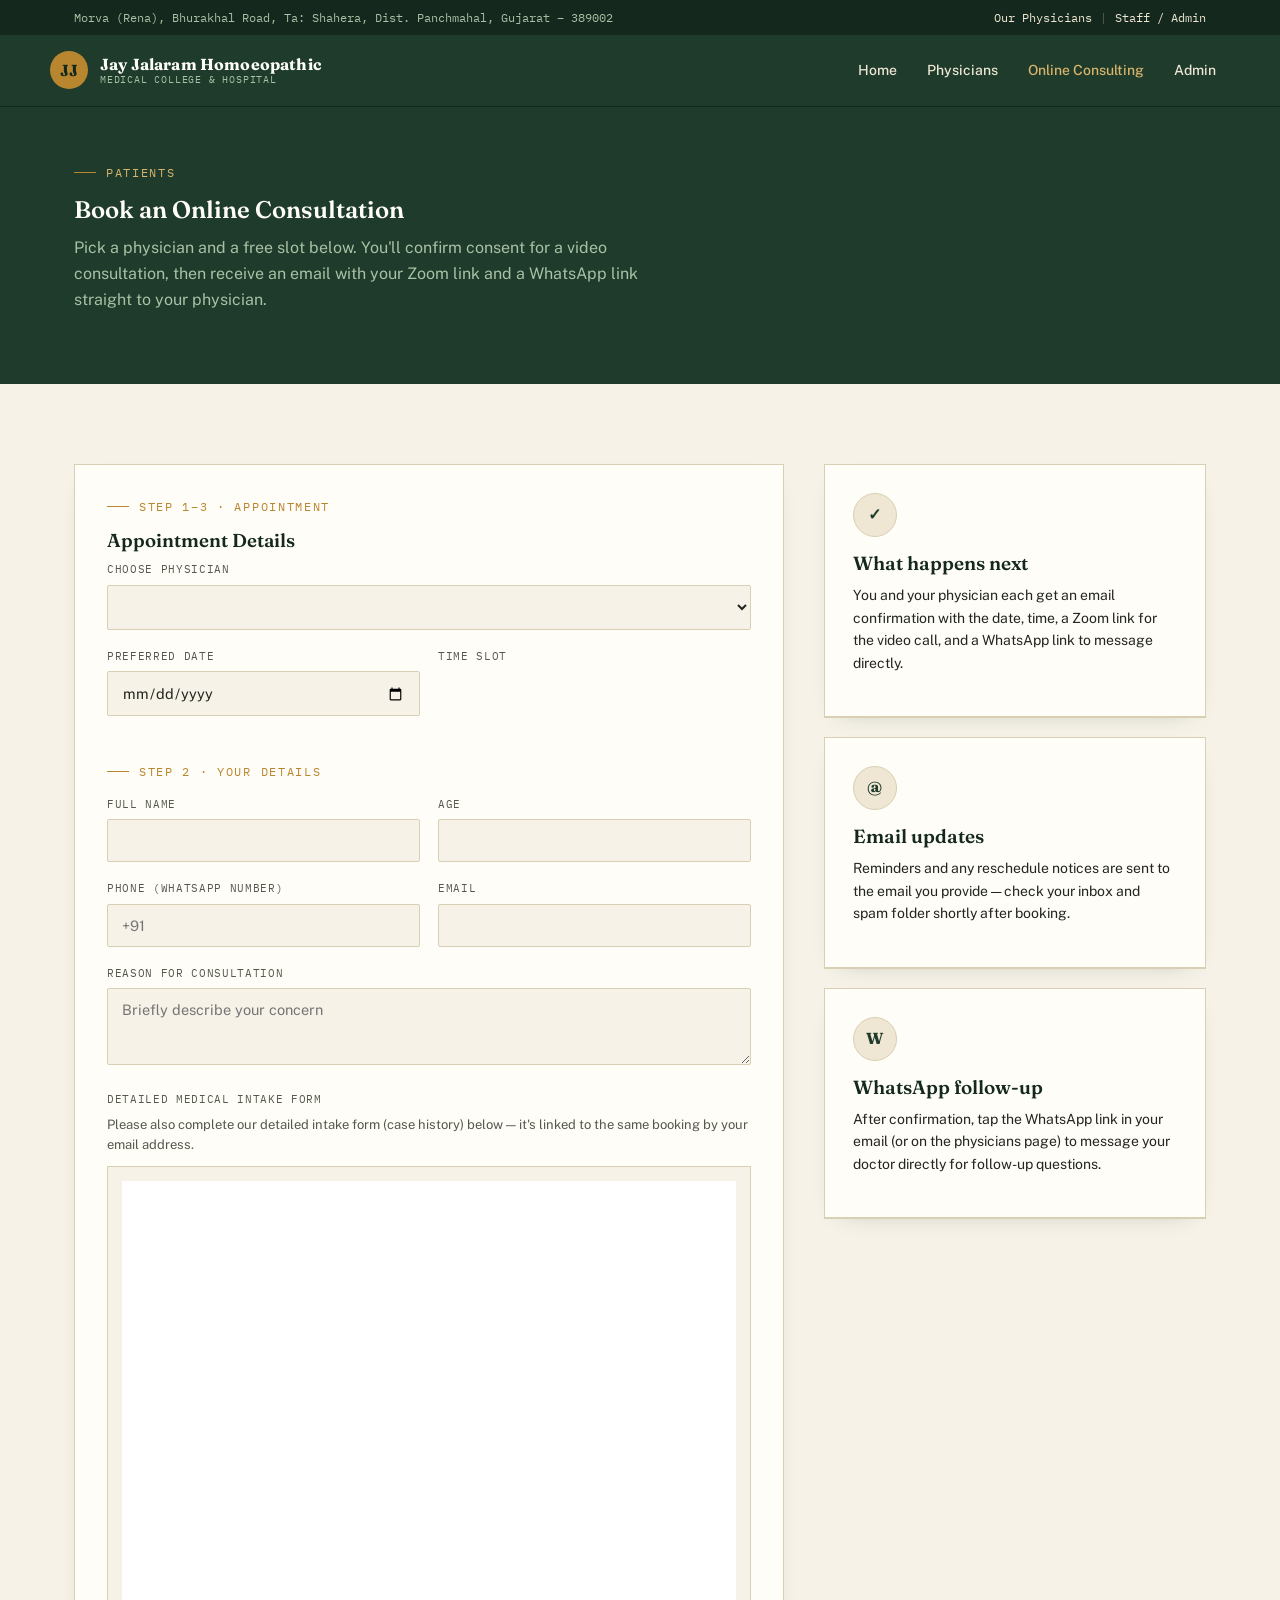
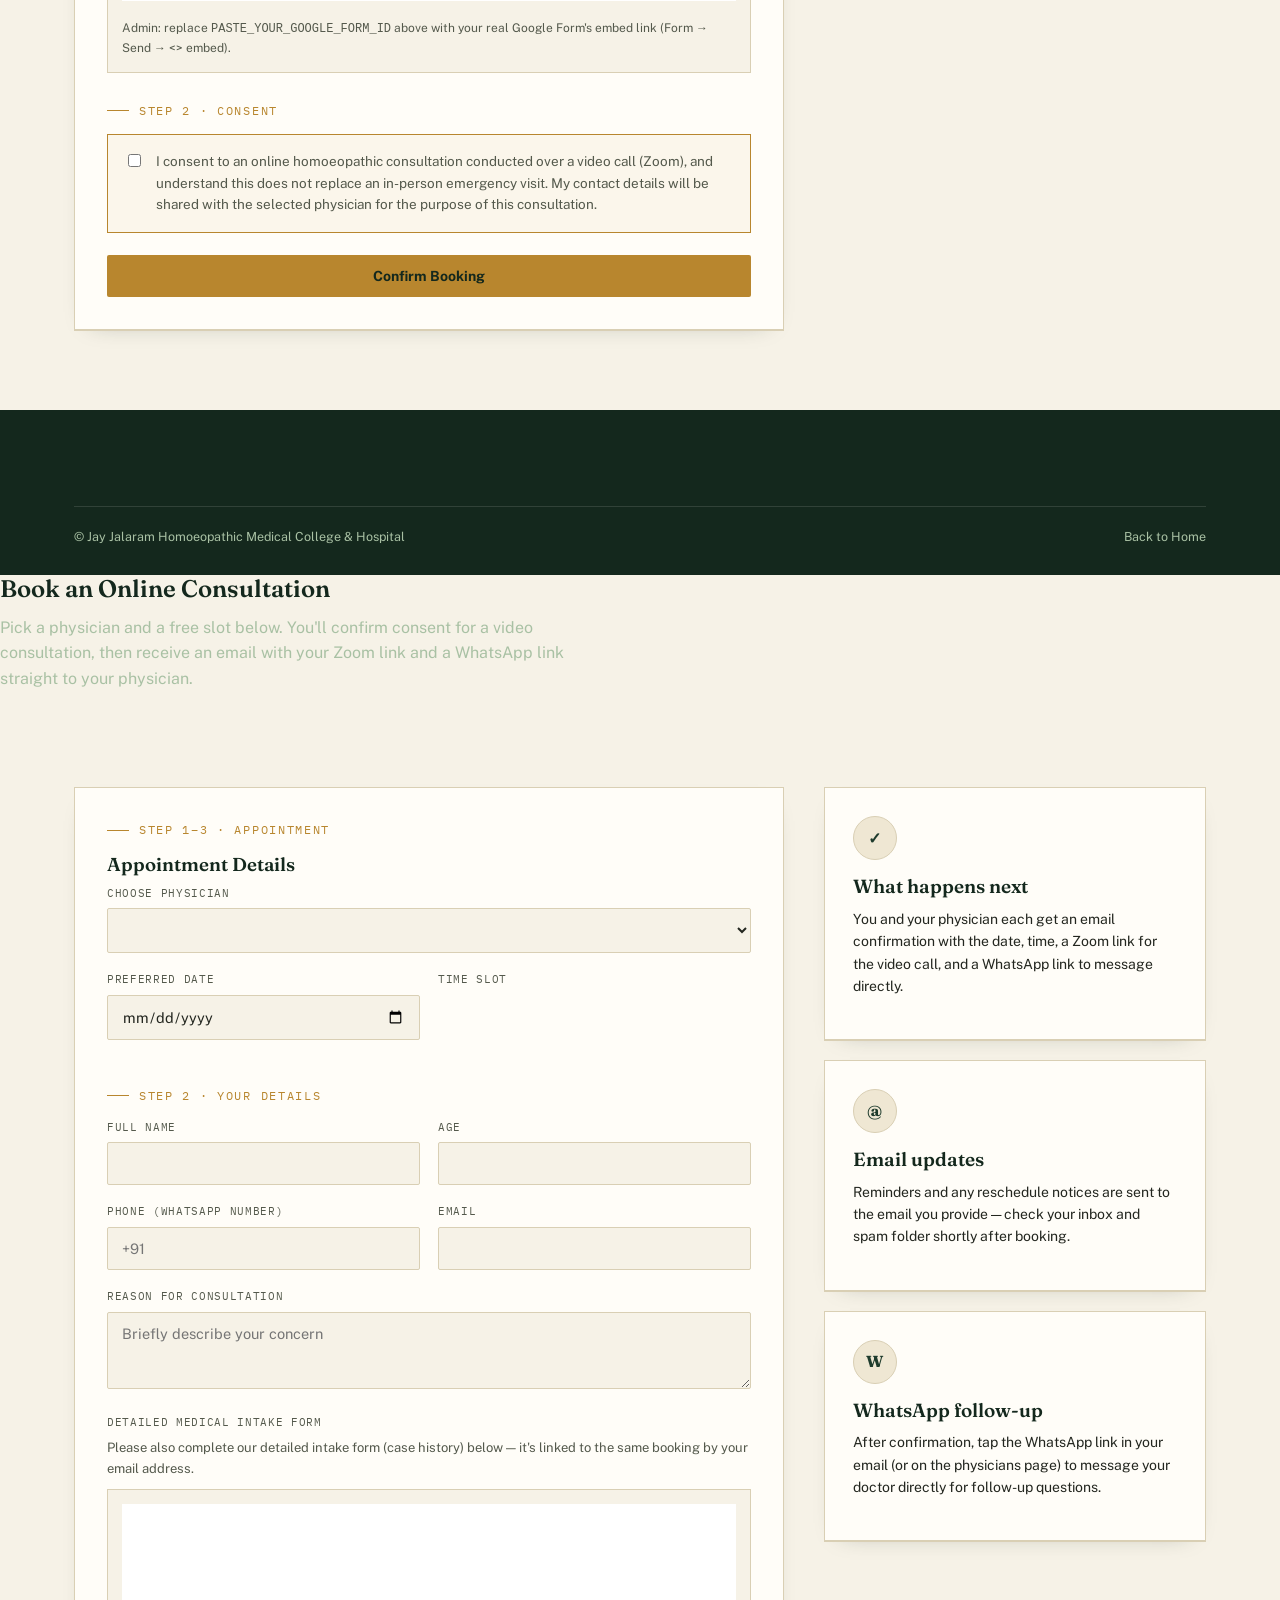
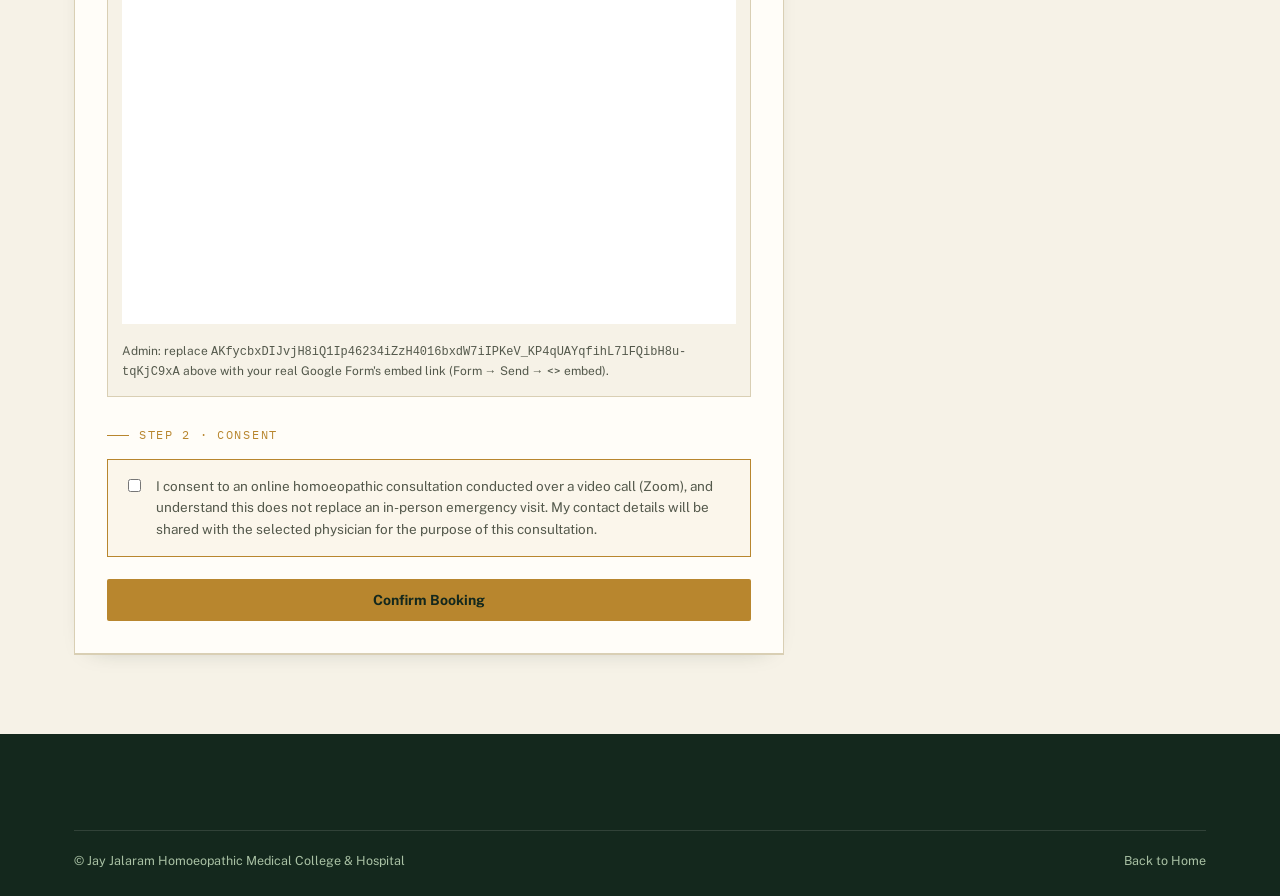
<file: consulting.html>
<!DOCTYPE html>
<html lang="en">
<head>
<meta charset="UTF-8">
<meta name="viewport" content="width=device-width, initial-scale=1">
<title>Online Consulting — JJHMC</title>
<link rel="stylesheet" href="css/style.css">
</head>
<body>

<div class="utility-bar">
  <div class="container">
    <div>Morva (Rena), Bhurakhal Road, Ta: Shahera, Dist. Panchmahal, Gujarat – 389002</div>
    <div><a href="physicians.html">Our Physicians</a><span class="sep">|</span><a href="admin.html">Staff / Admin</a></div>
  </div>
</div>

<header class="site-header">
  <div class="container nav-row">
    <a href="index.html" class="brand">
      <span class="brand-mark">JJ</span>
      <span class="brand-text"><strong>Jay Jalaram Homoeopathic</strong><span>Medical College & Hospital</span></span>
    </a>
    <button class="nav-toggle" aria-label="Menu">&#9776;</button>
    <nav class="main-nav">
      <a href="index.html">Home</a>
      <a href="physicians.html">Physicians</a>
      <a href="consulting.html" class="current">Online Consulting</a>
      <a href="admin.html">Admin</a>
    </nav>
  </div>
</header>

<section class="tight band-pine">
  <div class="container">
    <div class="eyebrow">Patients</div>
    <h2>Book an Online Consultation</h2>
    <p style="color:var(--sage-light);max-width:60ch;">Pick a physician and a free slot below. You'll confirm consent for a video consultation, then receive an email with your Zoom link and a WhatsApp link straight to your physician.</p>
  </div>
</section>

<section>
  <div class="container">
    <div class="grid" style="grid-template-columns:1.3fr .7fr;gap:40px;align-items:flex-start;">

      <!-- Booking widget -->
      <div class="form-panel">
        <div class="eyebrow">Step 1–3 · Appointment</div>
        <h3>Appointment Details</h3>

        <div class="form-row">
          <label for="physician">Choose Physician</label>
          <select id="physician"></select>
          <p id="physician-bio" style="font-size:13px;color:var(--ink-soft);margin-top:8px;"></p>
        </div>

        <div class="form-grid-2">
          <div class="form-row">
            <label for="apptDate">Preferred Date</label>
            <input type="date" id="apptDate">
          </div>
          <div class="form-row">
            <label>Time Slot</label>
            <div id="slot-grid" class="slot-grid"></div>
            <input type="hidden" id="apptSlot">
          </div>
        </div>

        <div class="eyebrow" style="margin-top:28px;">Step 2 · Your Details</div>
        <div class="form-grid-2">
          <div class="form-row"><label for="pName">Full Name</label><input type="text" id="pName" required></div>
          <div class="form-row"><label for="pAge">Age</label><input type="number" id="pAge" min="0" max="120"></div>
        </div>
        <div class="form-grid-2">
          <div class="form-row"><label for="pPhone">Phone (WhatsApp number)</label><input type="tel" id="pPhone" placeholder="+91" required></div>
          <div class="form-row"><label for="pEmail">Email</label><input type="email" id="pEmail" required></div>
        </div>
        <div class="form-row">
          <label for="pSymptoms">Reason for Consultation</label>
          <textarea id="pSymptoms" rows="3" placeholder="Briefly describe your concern"></textarea>
        </div>

        <div class="form-row">
          <label>Detailed Medical Intake Form</label>
          <p style="font-size:13px;color:var(--ink-soft);margin-bottom:10px;">
            Please also complete our detailed intake form (case history) below — it's linked to the same booking by your email address.
          </p>
          <div style="border:1px solid var(--rule);background:var(--parchment);padding:14px;">
            <iframe id="intake-form-frame"
              src="https://docs.google.com/forms/d/e/PASTE_YOUR_GOOGLE_FORM_ID/viewform?embedded=true"
              width="100%" height="420" frameborder="0" style="background:#fff;">Loading intake form…</iframe>
            <p style="font-size:12px;color:var(--ink-soft);margin:10px 0 0;">
              Admin: replace <code>PASTE_YOUR_GOOGLE_FORM_ID</code> above with your real Google Form's embed link (Form → Send → &lt;&gt; embed).
            </p>
          </div>
        </div>

        <div class="eyebrow" style="margin-top:28px;">Step 2 · Consent</div>
        <label class="consent-box">
          <input type="checkbox" id="consent">
          <span>I consent to an online homoeopathic consultation conducted over a video call (Zoom), and understand this does not replace an in-person emergency visit. My contact details will be shared with the selected physician for the purpose of this consultation.</span>
        </label>

        <button class="btn btn-primary btn-block" style="margin-top:22px;" id="submitBooking">Confirm Booking</button>
        <div id="statusMsg" class="status-msg"></div>
      </div>

      <!-- Info sidebar -->
      <div>
        <div class="card" style="margin-bottom:20px;">
          <div class="icon">✓</div>
          <h3>What happens next</h3>
          <p style="font-size:14px;">You and your physician each get an email confirmation with the date, time, a Zoom link for the video call, and a WhatsApp link to message directly.</p>
        </div>
        <div class="card" style="margin-bottom:20px;">
          <div class="icon">@</div>
          <h3>Email updates</h3>
          <p style="font-size:14px;">Reminders and any reschedule notices are sent to the email you provide — check your inbox and spam folder shortly after booking.</p>
        </div>
        <div class="card">
          <div class="icon">W</div>
          <h3>WhatsApp follow-up</h3>
          <p style="font-size:14px;">After confirmation, tap the WhatsApp link in your email (or on the physicians page) to message your doctor directly for follow-up questions.</p>
        </div>
      </div>
    </div>
  </div>
</section>

<footer class="site-footer">
  <div class="container">
    <div class="foot-bottom">
      <span>&copy; Jay Jalaram Homoeopathic Medical College &amp; Hospital</span>
      <span><a href="index.html">Back to Home</a></span>
    </div>
  </div>
</footer>

<script src="js/app.js"></script>
<script>
let physicians = [];
let selectedPhysician = null;

function qs(name){ return new URLSearchParams(location.search).get(name); }

async function init(){
  const res = await JJHMC.callBackend('listPhysicians', {});
  physicians = (res && res.physicians) || JJHMC.SAMPLE_PHYSICIANS;
  const sel = document.getElementById('physician');
  sel.innerHTML = physicians.map(p => `<option value="${p.id}">${p.name} — ${p.specialty}</option>`).join('');
  const preset = qs('doctor');
  if (preset && physicians.some(p=>p.id===preset)) sel.value = preset;
  sel.addEventListener('change', onPhysicianChange);
  onPhysicianChange();

  const dateInput = document.getElementById('apptDate');
  const today = new Date().toISOString().split('T')[0];
  dateInput.min = today;
  dateInput.value = today;
}

function onPhysicianChange(){
  const id = document.getElementById('physician').value;
  selectedPhysician = physicians.find(p=>p.id===id);
  document.getElementById('physician-bio').textContent = selectedPhysician ? selectedPhysician.bio : '';
  renderSlots();
}

function renderSlots(){
  const grid = document.getElementById('slot-grid');
  document.getElementById('apptSlot').value = '';
  if (!selectedPhysician){ grid.innerHTML=''; return; }
  grid.innerHTML = selectedPhysician.slots.map(s =>
    `<div class="slot" data-slot="${s}">${s}</div>`
  ).join('');
  grid.querySelectorAll('.slot').forEach(el=>{
    el.addEventListener('click', ()=>{
      grid.querySelectorAll('.slot').forEach(s=>s.classList.remove('selected'));
      el.classList.add('selected');
      document.getElementById('apptSlot').value = el.dataset.slot;
    });
  });
}

function showStatus(msg, isError){
  const box = document.getElementById('statusMsg');
  box.textContent = msg;
  box.className = 'status-msg show' + (isError ? ' error' : '');
}

document.getElementById('submitBooking').addEventListener('click', async () => {
  const name = document.getElementById('pName').value.trim();
  const phone = document.getElementById('pPhone').value.trim();
  const email = document.getElementById('pEmail').value.trim();
  const slot = document.getElementById('apptSlot').value;
  const date = document.getElementById('apptDate').value;
  const consent = document.getElementById('consent').checked;

  if (!selectedPhysician){ showStatus('Please choose a physician.', true); return; }
  if (!name || !phone || !email){ showStatus('Please fill in your name, phone and email.', true); return; }
  if (!date || !slot){ showStatus('Please pick a date and time slot.', true); return; }
  if (!consent){ showStatus('Please confirm consent for the video consultation to continue.', true); return; }

  const payload = {
    physicianId: selectedPhysician.id,
    physicianName: selectedPhysician.name,
    physicianEmail: selectedPhysician.email,
    physicianWhatsapp: selectedPhysician.whatsapp,
    zoomLink: selectedPhysician.zoom,
    patientName: name, patientPhone: phone, patientEmail: email,
    patientAge: document.getElementById('pAge').value,
    symptoms: document.getElementById('pSymptoms').value,
    date, slot, consent: true, consentTimestamp: new Date().toISOString()
  };

  document.getElementById('submitBooking').disabled = true;
  document.getElementById('submitBooking').textContent = 'Booking…';

  const res = await JJHMC.callBackend('createBooking', payload);

  document.getElementById('submitBooking').disabled = false;
  document.getElementById('submitBooking').textContent = 'Confirm Booking';

  if (res && res.ok) {
    const waMsg = `Hello Dr. ${selectedPhysician.name.replace('Dr. ','')}, this is ${name}. I just booked an online consultation on ${date} at ${slot}.`;
    const waLink = JJHMC.whatsappLink(selectedPhysician.whatsapp, waMsg);
    showStatus(`Booking confirmed for ${date} at ${slot} with ${selectedPhysician.name}. A confirmation with your Zoom link has been emailed to ${email}. `, false);
    document.getElementById('statusMsg').innerHTML += `<br><a class="btn btn-whatsapp btn-sm" style="margin-top:10px;" target="_blank" href="${waLink}">Message ${selectedPhysician.name} on WhatsApp</a>` +
      (JJHMC.DEMO_MODE ? `<br><small style="opacity:.7;">(Demo mode — connect the Apps Script backend to send real emails. See README.)</small>` : '');
  } else {
    showStatus('Something went wrong submitting your booking. Please try again or call the helpline.', true);
  }
});

init();
</script>
</body>
</html>
    <h2>Book an Online Consultation</h2>
    <p style="color:var(--sage-light);max-width:60ch;">Pick a physician and a free slot below. You'll confirm consent for a video consultation, then receive an email with your Zoom link and a WhatsApp link straight to your physician.</p>
  </div>
</section>

<section>
  <div class="container">
    <div class="grid" style="grid-template-columns:1.3fr .7fr;gap:40px;align-items:flex-start;">

      <!-- Booking widget -->
      <div class="form-panel">
        <div class="eyebrow">Step 1–3 · Appointment</div>
        <h3>Appointment Details</h3>

        <div class="form-row">
          <label for="physician">Choose Physician</label>
          <select id="physician"></select>
          <p id="physician-bio" style="font-size:13px;color:var(--ink-soft);margin-top:8px;"></p>
        </div>

        <div class="form-grid-2">
          <div class="form-row">
            <label for="apptDate">Preferred Date</label>
            <input type="date" id="apptDate">
          </div>
          <div class="form-row">
            <label>Time Slot</label>
            <div id="slot-grid" class="slot-grid"></div>
            <input type="hidden" id="apptSlot">
          </div>
        </div>

        <div class="eyebrow" style="margin-top:28px;">Step 2 · Your Details</div>
        <div class="form-grid-2">
          <div class="form-row"><label for="pName">Full Name</label><input type="text" id="pName" required></div>
          <div class="form-row"><label for="pAge">Age</label><input type="number" id="pAge" min="0" max="120"></div>
        </div>
        <div class="form-grid-2">
          <div class="form-row"><label for="pPhone">Phone (WhatsApp number)</label><input type="tel" id="pPhone" placeholder="+91" required></div>
          <div class="form-row"><label for="pEmail">Email</label><input type="email" id="pEmail" required></div>
        </div>
        <div class="form-row">
          <label for="pSymptoms">Reason for Consultation</label>
          <textarea id="pSymptoms" rows="3" placeholder="Briefly describe your concern"></textarea>
        </div>

        <div class="form-row">
          <label>Detailed Medical Intake Form</label>
          <p style="font-size:13px;color:var(--ink-soft);margin-bottom:10px;">
            Please also complete our detailed intake form (case history) below — it's linked to the same booking by your email address.
          </p>
          <div style="border:1px solid var(--rule);background:var(--parchment);padding:14px;">
            <iframe id="intake-form-frame"
              src="https://docs.google.com/forms/d/e/AKfycbxDIJvjH8iQ1Ip46234iZzH4016bxdW7iIPKeV_KP4qUAYqfihL7lFQibH8u-tqKjC9xA/viewform?embedded=true"
              width="100%" height="420" frameborder="0" style="background:#fff;">Loading intake form…</iframe>
            <p style="font-size:12px;color:var(--ink-soft);margin:10px 0 0;">
              Admin: replace <code>AKfycbxDIJvjH8iQ1Ip46234iZzH4016bxdW7iIPKeV_KP4qUAYqfihL7lFQibH8u-tqKjC9xA</code> above with your real Google Form's embed link (Form → Send → &lt;&gt; embed).
            </p>
          </div>
        </div>

        <div class="eyebrow" style="margin-top:28px;">Step 2 · Consent</div>
        <label class="consent-box">
          <input type="checkbox" id="consent">
          <span>I consent to an online homoeopathic consultation conducted over a video call (Zoom), and understand this does not replace an in-person emergency visit. My contact details will be shared with the selected physician for the purpose of this consultation.</span>
        </label>

        <button class="btn btn-primary btn-block" style="margin-top:22px;" id="submitBooking">Confirm Booking</button>
        <div id="statusMsg" class="status-msg"></div>
      </div>

      <!-- Info sidebar -->
      <div>
        <div class="card" style="margin-bottom:20px;">
          <div class="icon">✓</div>
          <h3>What happens next</h3>
          <p style="font-size:14px;">You and your physician each get an email confirmation with the date, time, a Zoom link for the video call, and a WhatsApp link to message directly.</p>
        </div>
        <div class="card" style="margin-bottom:20px;">
          <div class="icon">@</div>
          <h3>Email updates</h3>
          <p style="font-size:14px;">Reminders and any reschedule notices are sent to the email you provide — check your inbox and spam folder shortly after booking.</p>
        </div>
        <div class="card">
          <div class="icon">W</div>
          <h3>WhatsApp follow-up</h3>
          <p style="font-size:14px;">After confirmation, tap the WhatsApp link in your email (or on the physicians page) to message your doctor directly for follow-up questions.</p>
        </div>
      </div>
    </div>
  </div>
</section>

<footer class="site-footer">
  <div class="container">
    <div class="foot-bottom">
      <span>&copy; Jay Jalaram Homoeopathic Medical College &amp; Hospital</span>
      <span><a href="index.html">Back to Home</a></span>
    </div>
  </div>
</footer>

<script src="js/app.js"></script>
<script>
let physicians = [];
let selectedPhysician = null;

function qs(name){ return new URLSearchParams(location.search).get(name); }

async function init(){
  const res = await JJHMC.callBackend('listPhysicians', {});
  physicians = (res && res.physicians) || JJHMC.SAMPLE_PHYSICIANS;
  const sel = document.getElementById('physician');
  sel.innerHTML = physicians.map(p => `<option value="${p.id}">${p.name} — ${p.specialty}</option>`).join('');
  const preset = qs('doctor');
  if (preset && physicians.some(p=>p.id===preset)) sel.value = preset;
  sel.addEventListener('change', onPhysicianChange);
  onPhysicianChange();

  const dateInput = document.getElementById('apptDate');
  const today = new Date().toISOString().split('T')[0];
  dateInput.min = today;
  dateInput.value = today;
}

function onPhysicianChange(){
  const id = document.getElementById('physician').value;
  selectedPhysician = physicians.find(p=>p.id===id);
  document.getElementById('physician-bio').textContent = selectedPhysician ? selectedPhysician.bio : '';
  renderSlots();
}

function renderSlots(){
  const grid = document.getElementById('slot-grid');
  document.getElementById('apptSlot').value = '';
  if (!selectedPhysician){ grid.innerHTML=''; return; }
  grid.innerHTML = selectedPhysician.slots.map(s =>
    `<div class="slot" data-slot="${s}">${s}</div>`
  ).join('');
  grid.querySelectorAll('.slot').forEach(el=>{
    el.addEventListener('click', ()=>{
      grid.querySelectorAll('.slot').forEach(s=>s.classList.remove('selected'));
      el.classList.add('selected');
      document.getElementById('apptSlot').value = el.dataset.slot;
    });
  });
}

function showStatus(msg, isError){
  const box = document.getElementById('statusMsg');
  box.textContent = msg;
  box.className = 'status-msg show' + (isError ? ' error' : '');
}

document.getElementById('submitBooking').addEventListener('click', async () => {
  const name = document.getElementById('pName').value.trim();
  const phone = document.getElementById('pPhone').value.trim();
  const email = document.getElementById('pEmail').value.trim();
  const slot = document.getElementById('apptSlot').value;
  const date = document.getElementById('apptDate').value;
  const consent = document.getElementById('consent').checked;

  if (!selectedPhysician){ showStatus('Please choose a physician.', true); return; }
  if (!name || !phone || !email){ showStatus('Please fill in your name, phone and email.', true); return; }
  if (!date || !slot){ showStatus('Please pick a date and time slot.', true); return; }
  if (!consent){ showStatus('Please confirm consent for the video consultation to continue.', true); return; }

  const payload = {
    physicianId: selectedPhysician.id,
    physicianName: selectedPhysician.name,
    physicianEmail: selectedPhysician.email,
    physicianWhatsapp: selectedPhysician.whatsapp,
    zoomLink: selectedPhysician.zoom,
    patientName: name, patientPhone: phone, patientEmail: email,
    patientAge: document.getElementById('pAge').value,
    symptoms: document.getElementById('pSymptoms').value,
    date, slot, consent: true, consentTimestamp: new Date().toISOString()
  };

  document.getElementById('submitBooking').disabled = true;
  document.getElementById('submitBooking').textContent = 'Booking…';

  const res = await JJHMC.callBackend('createBooking', payload);

  document.getElementById('submitBooking').disabled = false;
  document.getElementById('submitBooking').textContent = 'Confirm Booking';

  if (res && res.ok) {
    const waMsg = `Hello Dr. ${selectedPhysician.name.replace('Dr. ','')}, this is ${name}. I just booked an online consultation on ${date} at ${slot}.`;
    const waLink = JJHMC.whatsappLink(selectedPhysician.whatsapp, waMsg);
    showStatus(`Booking confirmed for ${date} at ${slot} with ${selectedPhysician.name}. A confirmation with your Zoom link has been emailed to ${email}. `, false);
    document.getElementById('statusMsg').innerHTML += `<br><a class="btn btn-whatsapp btn-sm" style="margin-top:10px;" target="_blank" href="${waLink}">Message ${selectedPhysician.name} on WhatsApp</a>` +
      (JJHMC.DEMO_MODE ? `<br><small style="opacity:.7;">(Demo mode — connect the Apps Script backend to send real emails. See README.)</small>` : '');
  } else {
    showStatus('Something went wrong submitting your booking. Please try again or call the helpline.', true);
  }
});

init();
</script>
</body>
</html>
</file>
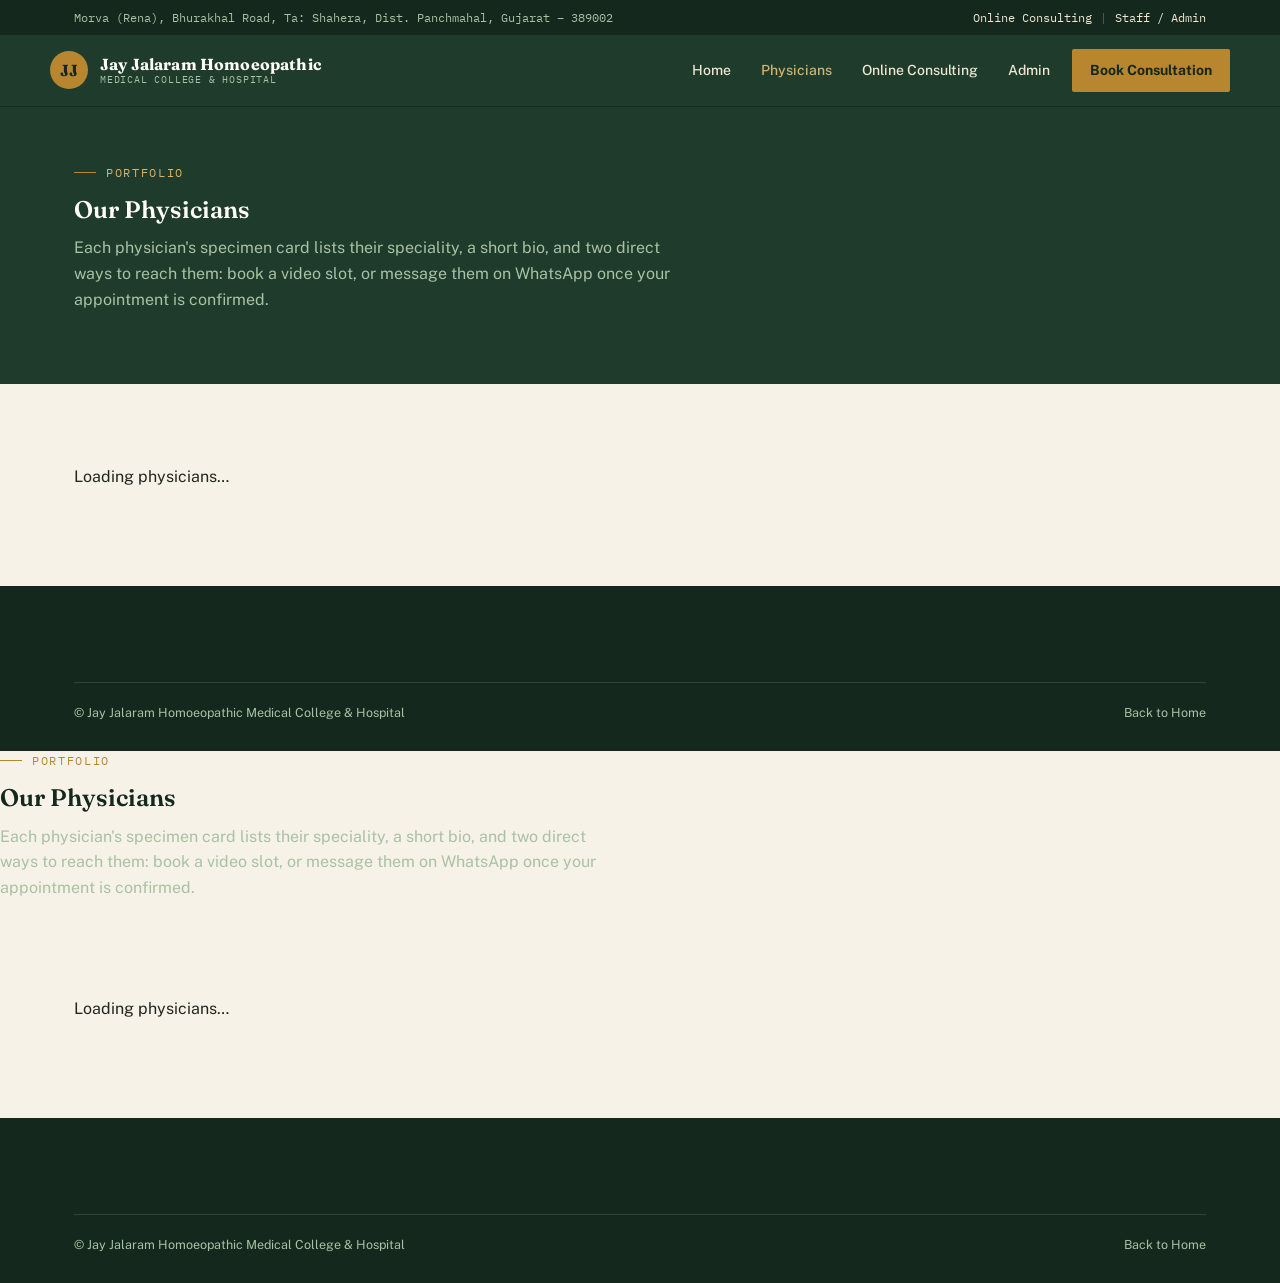
<file: physicians.html>
<!DOCTYPE html>
<html lang="en">
<head>
<meta charset="UTF-8">
<meta name="viewport" content="width=device-width, initial-scale=1">
<title>Our Physicians — JJHMC</title>
<link rel="stylesheet" href="css/style.css">
</head>
<body>

<div class="utility-bar">
  <div class="container">
    <div>Morva (Rena), Bhurakhal Road, Ta: Shahera, Dist. Panchmahal, Gujarat – 389002</div>
    <div><a href="consulting.html">Online Consulting</a><span class="sep">|</span><a href="admin.html">Staff / Admin</a></div>
  </div>
</div>

<header class="site-header">
  <div class="container nav-row">
    <a href="index.html" class="brand">
      <span class="brand-mark">JJ</span>
      <span class="brand-text"><strong>Jay Jalaram Homoeopathic</strong><span>Medical College & Hospital</span></span>
    </a>
    <button class="nav-toggle" aria-label="Menu">&#9776;</button>
    <nav class="main-nav">
      <a href="index.html">Home</a>
      <a href="physicians.html" class="current">Physicians</a>
      <a href="consulting.html">Online Consulting</a>
      <a href="admin.html">Admin</a>
      <a href="consulting.html" class="nav-cta">Book Consultation</a>
    </nav>
  </div>
</header>

<section class="tight band-pine">
  <div class="container">
    <div class="eyebrow">Portfolio</div>
    <h2>Our Physicians</h2>
    <p style="color:var(--sage-light);max-width:60ch;">Each physician's specimen card lists their speciality, a short bio, and two direct ways to reach them: book a video slot, or message them on WhatsApp once your appointment is confirmed.</p>
  </div>
</section>

<section>
  <div class="container">
    <div id="physician-grid" class="grid grid-3">
      <p>Loading physicians…</p>
    </div>
  </div>
</section>

<footer class="site-footer">
  <div class="container">
    <div class="foot-bottom">
      <span>&copy; Jay Jalaram Homoeopathic Medical College &amp; Hospital</span>
      <span><a href="index.html">Back to Home</a></span>
    </div>
  </div>
</footer>

<script src="js/app.js"></script>
<script>
async function renderPhysicians(){
  const grid = document.getElementById('physician-grid');
  const res = await JJHMC.callBackend('listPhysicians', {});
  const list = (res && res.physicians) || JJHMC.SAMPLE_PHYSICIANS;
  grid.innerHTML = list.map(p => {
    const initials = p.name.split(' ').map(w=>w[0]).slice(-2).join('');
    const waMsg = `Hello Dr. ${p.name.replace('Dr. ','')}, I found you on the JJHMC Online Consulting page and would like to ask about an appointment.`;
    return `
    <div class="specimen">
      <span class="corner-l"></span><span class="corner-r"></span>
      <div class="specimen-photo">${initials}</div>
      <div class="specimen-label">
        <div class="name">${p.name}</div>
        <div class="taxon">${p.specialty}</div>
        <div class="desc">${p.bio}</div>
        <div class="specimen-actions">
          <a class="btn btn-primary btn-sm" href="consulting.html?doctor=${p.id}">Book Slot</a>
          <a class="btn btn-whatsapp btn-sm" target="_blank" rel="noopener" href="${JJHMC.whatsappLink(p.whatsapp, waMsg)}">WhatsApp</a>
        </div>
      </div>
    </div>`;
  }).join('');
}
renderPhysicians();
</script>
</body>
</html>
    <div class="eyebrow">Portfolio</div>
    <h2>Our Physicians</h2>
    <p style="color:var(--sage-light);max-width:60ch;">Each physician's specimen card lists their speciality, a short bio, and two direct ways to reach them: book a video slot, or message them on WhatsApp once your appointment is confirmed.</p>
  </div>
</section>

<section>
  <div class="container">
    <div id="physician-grid" class="grid grid-3">
      <p>Loading physicians…</p>
    </div>
  </div>
</section>

<footer class="site-footer">
  <div class="container">
    <div class="foot-bottom">
      <span>&copy; Jay Jalaram Homoeopathic Medical College &amp; Hospital</span>
      <span><a href="index.html">Back to Home</a></span>
    </div>
  </div>
</footer>

<script src="js/app.js"></script>
<script>
async function renderPhysicians(){
  const grid = document.getElementById('physician-grid');
  const res = await JJHMC.callBackend('listPhysicians', {});
  const list = (res && res.physicians) || JJHMC.SAMPLE_PHYSICIANS;
  grid.innerHTML = list.map(p => {
    const initials = p.name.split(' ').map(w=>w[0]).slice(-2).join('');
    const waMsg = `Hello Dr. ${p.name.replace('Dr. ','')}, I found you on the JJHMC Online Consulting page and would like to ask about an appointment.`;
    return `
    <div class="specimen">
      <span class="corner-l"></span><span class="corner-r"></span>
      <div class="specimen-photo">${initials}</div>
      <div class="specimen-label">
        <div class="name">${p.name}</div>
        <div class="taxon">${p.specialty}</div>
        <div class="desc">${p.bio}</div>
        <div class="specimen-actions">
          <a class="btn btn-primary btn-sm" href="consulting.html?doctor=${p.id}">Book Slot</a>
          <a class="btn btn-whatsapp btn-sm" target="_blank" rel="noopener" href="${JJHMC.whatsappLink(p.whatsapp, waMsg)}">WhatsApp</a>
        </div>
      </div>
    </div>`;
  }).join('');
}
renderPhysicians();
</script>
</body>
</html>
</file>
<file: css/style.css>
/* ============================================================
   JJHMC — Design System
   Concept: "Herbarium ledger" — homoeopathy grew from botanical
   materia medica; specimen sheets + dispensary label typography
   give the college a distinct, credible, un-generic identity.
   ============================================================ */

@import url('https://fonts.googleapis.com/css2?family=Fraunces:ital,opsz,wght@0,9..144,400;0,9..144,500;0,9..144,600;0,9..144,700;1,9..144,500&family=Public+Sans:wght@400;500;600;700&family=IBM+Plex+Mono:wght@400;500&display=swap');

:root{
  --pine-deep:#14281D;
  --pine:#1E3B2C;
  --sage:#6B8768;
  --sage-light:#A9C1A4;
  --parchment:#F6F2E7;
  --parchment-warm:#EFE7D3;
  --gold:#B8862E;
  --gold-light:#D8B36B;
  --ink:#23261F;
  --ink-soft:#54594C;
  --rule:#D9CFB4;
  --white:#FFFDF8;
  --danger:#A23E3E;

  --display:'Fraunces', serif;
  --body:'Public Sans', sans-serif;
  --mono:'IBM Plex Mono', monospace;

  --radius:2px;
  --shadow-card: 0 1px 0 var(--rule), 0 8px 24px -18px rgba(20,40,29,.4);
}

*{box-sizing:border-box;}
html{scroll-behavior:smooth;}
body{
  margin:0;
  background:var(--parchment);
  color:var(--ink);
  font-family:var(--body);
  font-size:16px;
  line-height:1.6;
  -webkit-font-smoothing:antialiased;
}
img{max-width:100%;display:block;}
a{color:inherit;text-decoration:none;}
h1,h2,h3,h4{font-family:var(--display);font-weight:600;margin:0 0 .5em;color:var(--pine-deep);line-height:1.15;}
p{margin:0 0 1em;}
.container{max-width:1180px;margin:0 auto;padding:0 24px;}

/* ---------- eyebrow / labels (dispensary-label motif) ---------- */
.eyebrow{
  font-family:var(--mono);
  font-size:12px;
  letter-spacing:.14em;
  text-transform:uppercase;
  color:var(--gold);
  display:flex;
  align-items:center;
  gap:10px;
  margin-bottom:14px;
}
.eyebrow::before{
  content:"";
  width:22px;height:1px;background:var(--gold);display:inline-block;
}

/* ---------- top utility bar ---------- */
.utility-bar{
  background:var(--pine-deep);
  color:var(--sage-light);
  font-family:var(--mono);
  font-size:12px;
}
.utility-bar .container{
  display:flex;justify-content:space-between;align-items:center;
  padding-top:8px;padding-bottom:8px;flex-wrap:wrap;gap:6px;
}
.utility-bar a{color:var(--parchment-warm);}
.utility-bar a:hover{color:var(--gold-light);}
.utility-bar .sep{opacity:.4;margin:0 8px;}

/* ---------- nav ---------- */
header.site-header{
  background:var(--pine);
  border-bottom:1px solid var(--pine-deep);
  position:sticky;top:0;z-index:50;
}
.nav-row{
  display:flex;align-items:center;justify-content:space-between;
  padding:14px 0;
}
.brand{display:flex;align-items:center;gap:12px;color:var(--white);}
.brand-mark{
  width:38px;height:38px;border-radius:50%;
  background:var(--gold);color:var(--pine-deep);
  display:flex;align-items:center;justify-content:center;
  font-family:var(--display);font-weight:700;font-size:16px;
  flex-shrink:0;
}
.brand-text{line-height:1.2;}
.brand-text strong{display:block;font-family:var(--display);font-size:16px;letter-spacing:.01em;}
.brand-text span{display:block;font-family:var(--mono);font-size:10px;letter-spacing:.08em;color:var(--sage-light);text-transform:uppercase;}

nav.main-nav{display:flex;gap:2px;align-items:center;}
nav.main-nav a{
  color:var(--parchment-warm);
  font-size:14px;font-weight:500;
  padding:10px 14px;border-radius:var(--radius);
  transition:background .15s, color .15s;
}
nav.main-nav a:hover{background:rgba(255,255,255,.08);color:var(--white);}
nav.main-nav a.current{color:var(--gold-light);}
.nav-cta{
  background:var(--gold);color:var(--pine-deep)!important;
  font-weight:700!important;
  padding:10px 18px!important;margin-left:6px;
}
.nav-cta:hover{background:var(--gold-light)!important;}

.nav-toggle{display:none;background:none;border:0;color:var(--white);font-size:24px;cursor:pointer;}

@media (max-width:900px){
  nav.main-nav{
    position:fixed;inset:0 0 0 auto;width:78%;max-width:320px;
    background:var(--pine-deep);flex-direction:column;align-items:stretch;
    padding:80px 20px 20px;gap:4px;
    transform:translateX(100%);transition:transform .25s ease;
  }
  nav.main-nav.open{transform:translateX(0);}
  nav.main-nav a{padding:14px 12px;border-bottom:1px solid rgba(255,255,255,.06);}
  .nav-toggle{display:block;}
}

/* ---------- buttons ---------- */
.btn{
  display:inline-flex;align-items:center;justify-content:center;gap:8px;
  font-family:var(--body);font-weight:700;font-size:14px;
  padding:13px 24px;border-radius:var(--radius);border:1px solid transparent;
  cursor:pointer;transition:transform .12s, background .15s, box-shadow .15s;
  line-height:1;
}
.btn:active{transform:translateY(1px);}
.btn-primary{background:var(--gold);color:var(--pine-deep);}
.btn-primary:hover{background:var(--gold-light);}
.btn-outline{background:transparent;border-color:var(--pine);color:var(--pine);}
.btn-outline:hover{background:var(--pine);color:var(--white);}
.btn-outline-light{background:transparent;border-color:rgba(255,253,248,.5);color:var(--white);}
.btn-outline-light:hover{background:rgba(255,253,248,.12);}
.btn-whatsapp{background:#25D366;color:#06210f;}
.btn-whatsapp:hover{background:#3fe07c;}
.btn-block{width:100%;}
.btn-sm{padding:9px 16px;font-size:13px;}

/* ---------- hero ---------- */
.hero{
  background:
    radial-gradient(ellipse at 85% 0%, rgba(184,134,46,.12), transparent 55%),
    var(--pine-deep);
  color:var(--white);
  padding:88px 0 96px;
  position:relative;
  overflow:hidden;
}
.hero .container{display:grid;grid-template-columns:1.15fr .85fr;gap:56px;align-items:center;}
.hero h1{color:var(--white);font-size:clamp(34px,4.4vw,58px);font-weight:600;}
.hero h1 em{color:var(--gold-light);font-style:italic;font-weight:500;}
.hero p.lead{color:var(--sage-light);font-size:18px;max-width:44ch;}
.hero-actions{display:flex;gap:14px;flex-wrap:wrap;margin-top:28px;}
.hero-stats{display:flex;gap:28px;margin-top:44px;flex-wrap:wrap;}
.hero-stats div{border-left:2px solid var(--gold);padding-left:12px;}
.hero-stats strong{display:block;font-family:var(--display);font-size:26px;color:var(--white);}
.hero-stats span{font-family:var(--mono);font-size:11px;letter-spacing:.08em;text-transform:uppercase;color:var(--sage-light);}

.leaf-plate{
  border:1px solid rgba(255,253,248,.18);
  background:rgba(255,253,248,.04);
  padding:28px;position:relative;
}
.leaf-plate svg{width:100%;height:auto;display:block;}
.leaf-plate .plate-caption{
  font-family:var(--mono);font-size:11px;letter-spacing:.08em;text-transform:uppercase;
  color:var(--sage-light);margin-top:16px;text-align:center;border-top:1px dashed rgba(255,253,248,.25);padding-top:14px;
}
@media (max-width:900px){
  .hero .container{grid-template-columns:1fr;}
  .leaf-plate{max-width:340px;margin:0 auto;}
}

/* ---------- sections ---------- */
section{padding:80px 0;}
section.tight{padding:56px 0;}
.section-head{max-width:640px;margin-bottom:44px;}
.section-head.center{margin-left:auto;margin-right:auto;text-align:center;}
.band-parchment-warm{background:var(--parchment-warm);}
.band-pine{background:var(--pine);color:var(--white);}
.band-pine h2, .band-pine .eyebrow{color:var(--white);}
.band-pine .eyebrow{color:var(--gold-light);}

/* ---------- grid / cards ---------- */
.grid{display:grid;gap:24px;}
.grid-3{grid-template-columns:repeat(3,1fr);}
.grid-2{grid-template-columns:repeat(2,1fr);}
@media (max-width:900px){.grid-3,.grid-2{grid-template-columns:1fr;}}

.card{
  background:var(--white);
  border:1px solid var(--rule);
  box-shadow:var(--shadow-card);
  padding:28px;
}
.card h3{font-size:19px;}
.card .icon{
  width:44px;height:44px;border-radius:50%;
  background:var(--parchment-warm);color:var(--pine);
  display:flex;align-items:center;justify-content:center;
  margin-bottom:16px;font-family:var(--display);font-weight:700;
  border:1px solid var(--rule);
}

/* ---------- specimen card (physician portfolio) ---------- */
.specimen{
  background:var(--white);
  border:1px solid var(--rule);
  box-shadow:var(--shadow-card);
  position:relative;
  padding:18px;
}
.specimen::before,.specimen::after,
.specimen .corner-l,.specimen .corner-r{
  content:"";position:absolute;width:10px;height:10px;border:1px dashed var(--gold);
}
.specimen::before{top:8px;left:8px;border-right:none;border-bottom:none;}
.specimen::after{top:8px;right:8px;border-left:none;border-bottom:none;}
.specimen .corner-l{bottom:8px;left:8px;border-right:none;border-top:none;}
.specimen .corner-r{bottom:8px;right:8px;border-left:none;border-top:none;}
.specimen-photo{
  aspect-ratio:4/5;background:var(--parchment-warm);
  display:flex;align-items:center;justify-content:center;
  font-family:var(--display);font-size:42px;color:var(--sage);
  border:1px solid var(--rule);margin-bottom:16px;overflow:hidden;
}
.specimen-photo img{width:100%;height:100%;object-fit:cover;}
.specimen-label{border-top:1px dashed var(--rule);padding-top:14px;}
.specimen-label .name{font-family:var(--display);font-size:19px;font-weight:600;color:var(--pine-deep);}
.specimen-label .taxon{
  font-family:var(--mono);font-size:11px;letter-spacing:.06em;text-transform:uppercase;color:var(--gold);
  margin:4px 0 10px;
}
.specimen-label .desc{font-size:14px;color:var(--ink-soft);margin-bottom:14px;}
.specimen-actions{display:flex;gap:8px;flex-wrap:wrap;}

/* ---------- process steps ---------- */
.steps{counter-reset:step;display:grid;grid-template-columns:repeat(4,1fr);gap:0;border:1px solid var(--rule);}
.step{padding:26px 22px;border-right:1px solid var(--rule);position:relative;background:var(--white);}
.step:last-child{border-right:none;}
.step .num{font-family:var(--mono);color:var(--gold);font-size:12px;letter-spacing:.08em;margin-bottom:10px;}
.step h4{font-size:16px;margin-bottom:6px;}
.step p{font-size:13.5px;color:var(--ink-soft);margin:0;}
@media (max-width:900px){.steps{grid-template-columns:1fr;}.step{border-right:none;border-bottom:1px solid var(--rule);}}

/* ---------- forms ---------- */
.form-panel{background:var(--white);border:1px solid var(--rule);box-shadow:var(--shadow-card);padding:32px;}
.form-row{margin-bottom:18px;}
.form-row label{
  display:block;font-family:var(--mono);font-size:11px;letter-spacing:.06em;text-transform:uppercase;
  color:var(--ink-soft);margin-bottom:6px;
}
.form-row input,.form-row select,.form-row textarea{
  width:100%;padding:12px 14px;border:1px solid var(--rule);background:var(--parchment);
  font-family:var(--body);font-size:14.5px;color:var(--ink);border-radius:var(--radius);
}
.form-row input:focus,.form-row select:focus,.form-row textarea:focus{
  outline:2px solid var(--gold);outline-offset:1px;background:var(--white);
}
.form-grid-2{display:grid;grid-template-columns:1fr 1fr;gap:0 18px;}
@media (max-width:640px){.form-grid-2{grid-template-columns:1fr;}}

.slot-grid{display:grid;grid-template-columns:repeat(auto-fill,minmax(96px,1fr));gap:8px;}
.slot{
  border:1px solid var(--rule);background:var(--parchment);text-align:center;
  padding:10px 6px;font-family:var(--mono);font-size:13px;cursor:pointer;border-radius:var(--radius);
}
.slot:hover{border-color:var(--gold);}
.slot.selected{background:var(--pine);border-color:var(--pine);color:var(--white);}
.slot.taken{opacity:.35;text-decoration:line-through;cursor:not-allowed;background:var(--parchment-warm);}

.consent-box{
  border:1px solid var(--gold);background:rgba(184,134,46,.06);
  padding:16px;display:flex;gap:12px;align-items:flex-start;font-size:13.5px;color:var(--ink-soft);
}
.consent-box input{margin-top:3px;}

.status-msg{padding:14px 16px;border-left:3px solid var(--sage);background:var(--parchment-warm);font-size:14px;margin-top:16px;display:none;}
.status-msg.show{display:block;}
.status-msg.error{border-color:var(--danger);}

/* ---------- table (admin) ---------- */
table.data-table{width:100%;border-collapse:collapse;background:var(--white);font-size:13.5px;}
table.data-table th,table.data-table td{border:1px solid var(--rule);padding:10px 12px;text-align:left;vertical-align:top;}
table.data-table th{background:var(--parchment-warm);font-family:var(--mono);font-size:11px;letter-spacing:.05em;text-transform:uppercase;color:var(--ink-soft);}
.tag{font-family:var(--mono);font-size:10.5px;padding:3px 8px;border-radius:20px;letter-spacing:.04em;text-transform:uppercase;}
.tag.pending{background:#F2E6C8;color:#7A5A12;}
.tag.confirmed{background:#DCEBD8;color:#2E5A2A;}
.tag.cancelled{background:#F3DCDC;color:#8C2E2E;}

/* ---------- footer ---------- */
footer.site-footer{background:var(--pine-deep);color:var(--sage-light);padding:56px 0 28px;}
footer.site-footer h4{color:var(--white);font-size:15px;}
footer .grid-4{display:grid;grid-template-columns:2fr 1fr 1fr 1fr;gap:32px;}
footer a:hover{color:var(--gold-light);}
footer .foot-bottom{border-top:1px solid rgba(255,253,248,.12);margin-top:40px;padding-top:20px;font-size:12.5px;display:flex;justify-content:space-between;flex-wrap:wrap;gap:10px;}
@media (max-width:900px){footer .grid-4{grid-template-columns:1fr 1fr;}}

.pill{display:inline-block;font-family:var(--mono);font-size:11px;letter-spacing:.06em;text-transform:uppercase;background:var(--parchment-warm);border:1px solid var(--rule);color:var(--ink-soft);padding:4px 10px;border-radius:20px;margin:0 6px 6px 0;}
</file>
